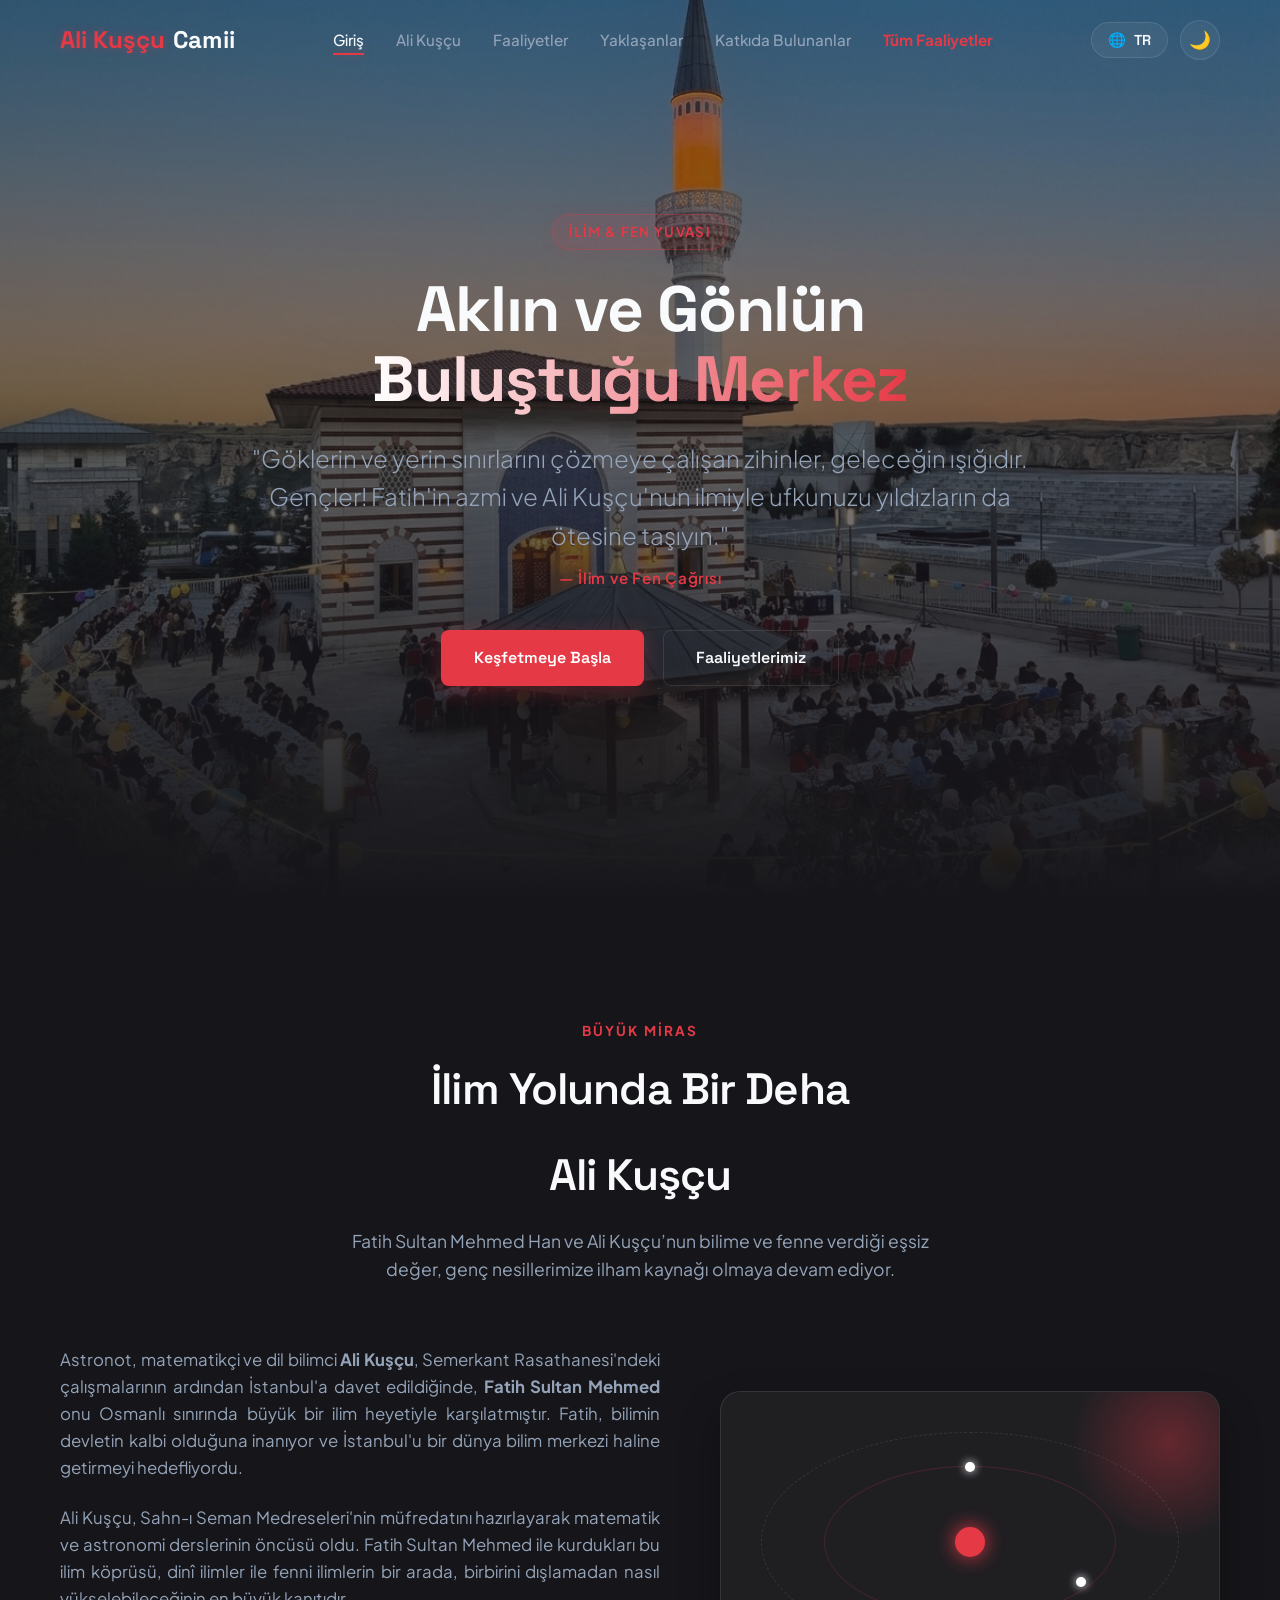
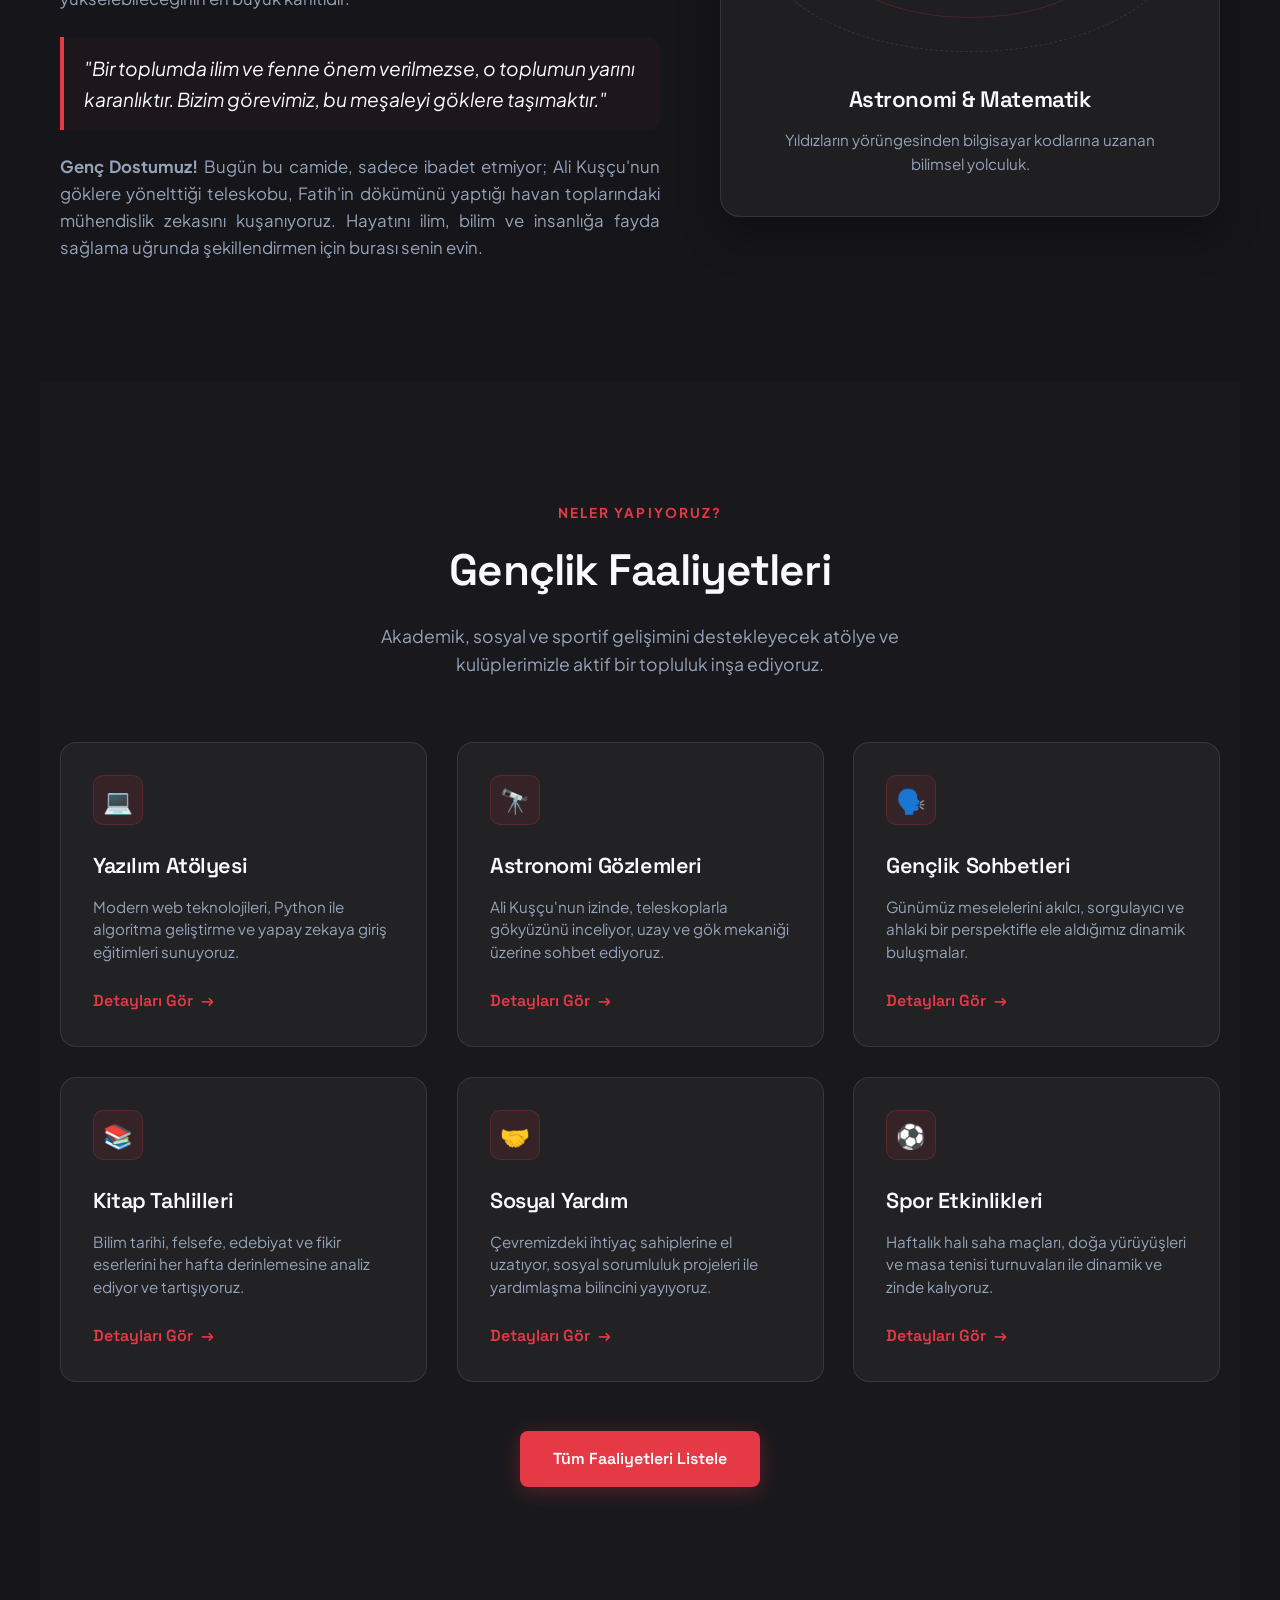
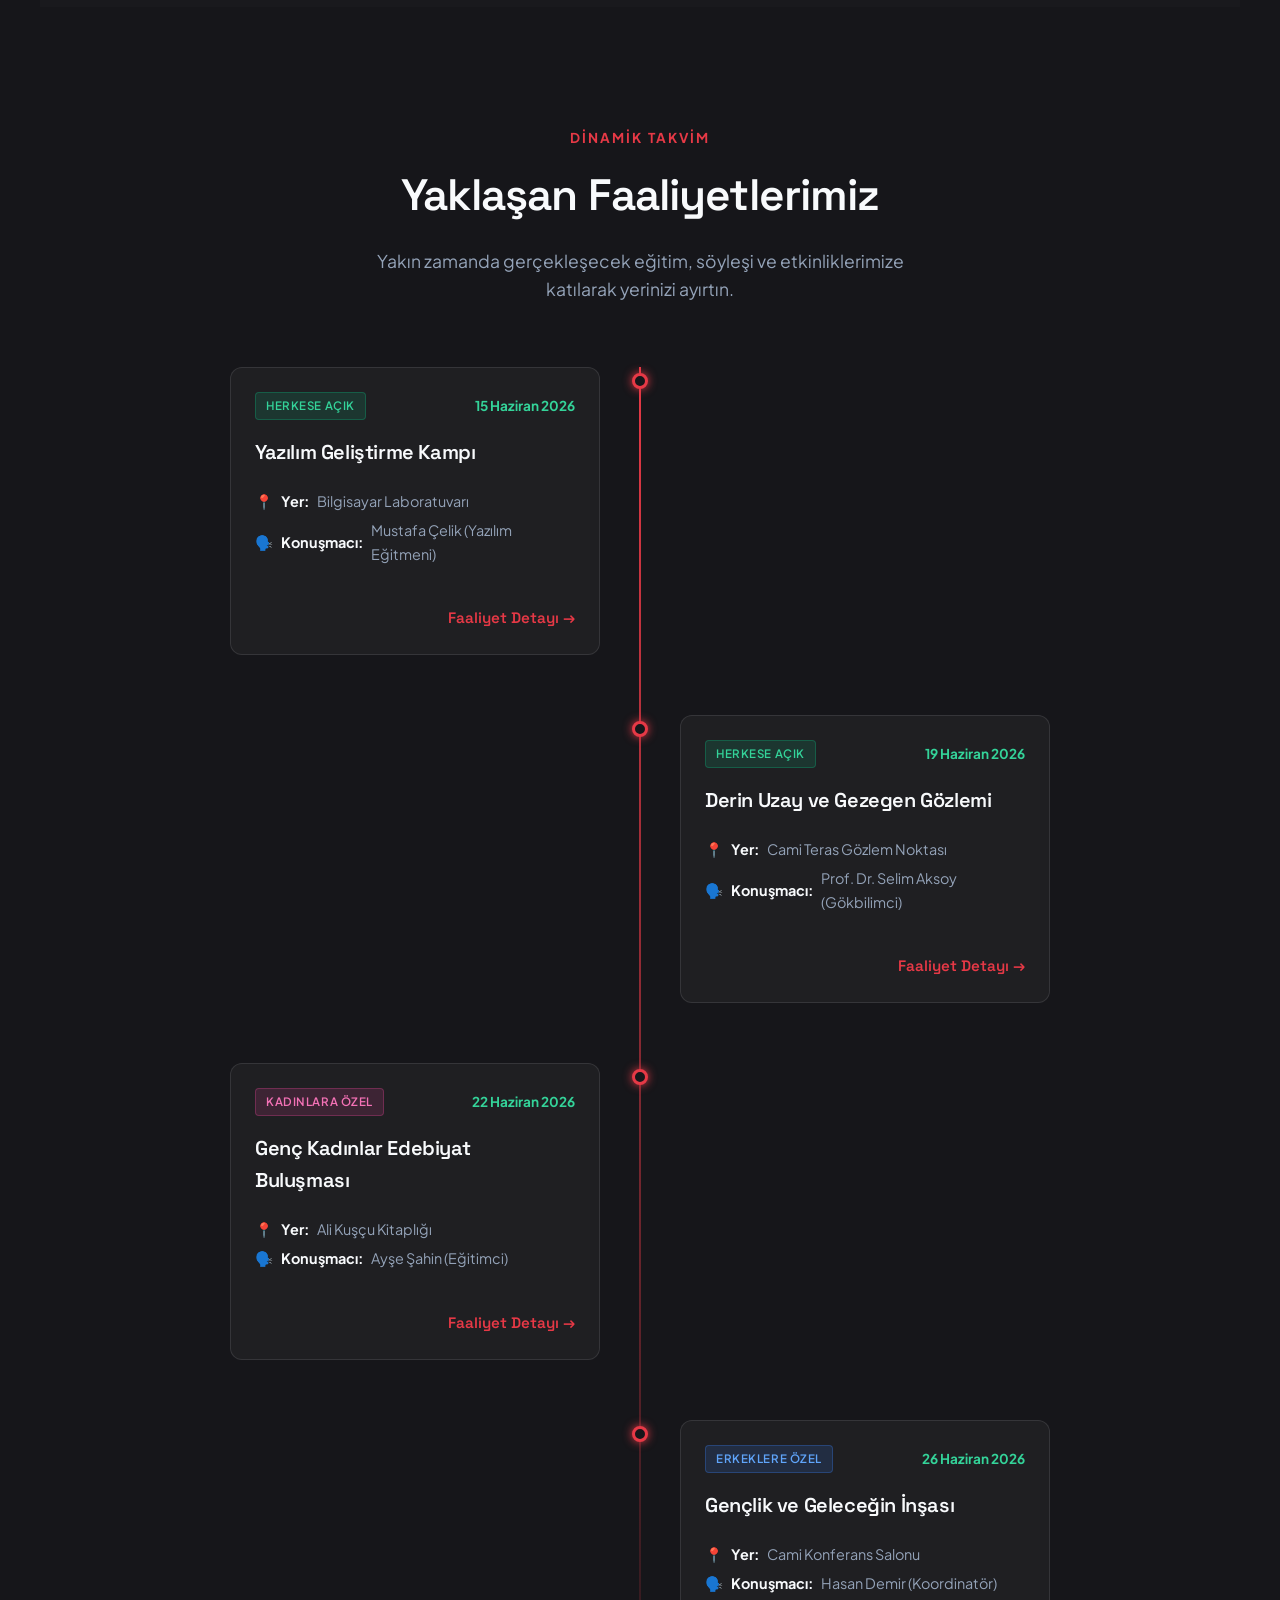
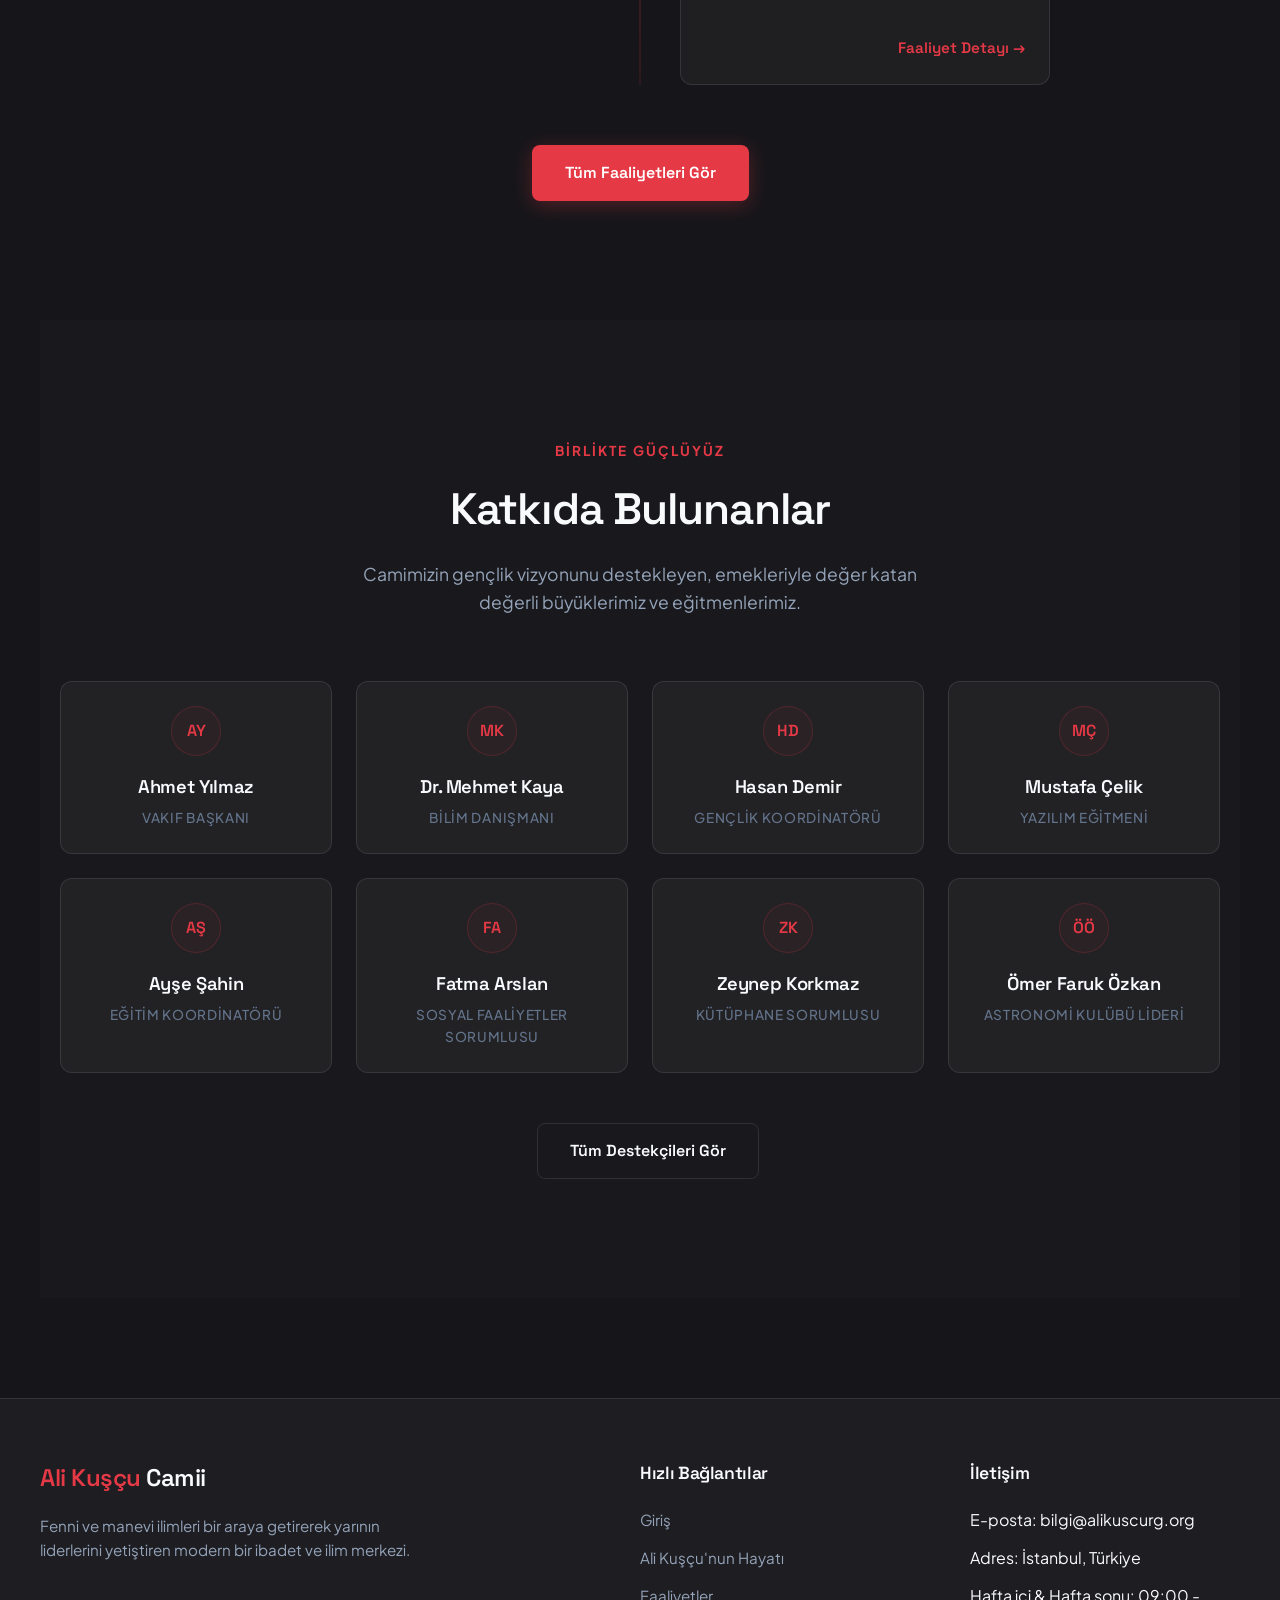
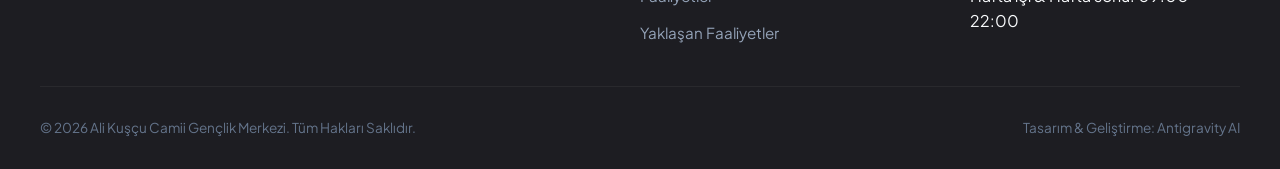
<file: index.html>
<!DOCTYPE html>
<html lang="tr">

<head>
  <meta charset="UTF-8" />
  <meta name="viewport" content="width=device-width, initial-scale=1.0" />
  <title>Ali Kuşçu Camii | İlim, Bilim ve Gençlik Merkezi</title>
  <meta name="description"
    content="Ali Kuşçu ve Fatih Sultan Mehmed'in ilim ve fen mirasını geleceğe taşıyoruz. Gençliği bilim, teknoloji ve irfanla buluşturan cami." />
  <link rel="stylesheet" href="style.css" />
</head>

<body>

  <!-- Translation Disclaimer Modal -->
  <div id="translate-disclaimer" class="translate-disclaimer">
    <div class="disclaimer-card">
      <div class="disclaimer-icon">⚠️</div>
      <p id="disclaimer-text" class="disclaimer-text"></p>
      <button class="disclaimer-btn" id="disclaimer-close-btn">OK</button>
    </div>
  </div>

  <!-- Header Section -->
  <header class="main-header" id="main-header">
    <div class="nav-container">
      <a href="#hero" class="logo notranslate" id="nav-logo">
        <span>Ali Kuşçu</span> Camii
      </a>
      <ul class="nav-links" id="nav-links">
        <li><a href="#hero" class="active" id="link-hero">Giriş</a></li>
        <li><a href="#life" id="link-life">Ali Kuşçu</a></li>
        <li><a href="#activities" id="link-activities">Faaliyetler</a></li>
        <li><a href="#upcoming" id="link-upcoming">Yaklaşanlar</a></li>
        <li><a href="#contributors" id="link-contributors">Katkıda Bulunanlar</a></li>
        <li><a href="faaliyetler.html" id="link-all-activities" style="color: var(--primary); font-weight: 700;">Tüm
            Faaliyetler</a></li>
      </ul>
      <div style="display: flex; align-items: center; gap: 12px;">
        <div class="lang-selector notranslate">
          <button class="lang-btn" id="lang-btn">🌐 <span id="lang-text">TR</span></button>
          <div class="lang-dropdown" id="lang-dropdown">
            <a href="#" data-lang="tr">TR</a>
            <a href="#" data-lang="en">EN</a>
            <a href="#" data-lang="es">ES</a>
            <a href="#" data-lang="ar">AR</a>
          </div>
        </div>
        <button id="theme-toggle" class="theme-toggle-btn" aria-label="Tema Değiştir">🌙</button>
        <button class="menu-toggle" id="menu-toggle" aria-label="Menüyü Aç">
          <span></span>
          <span></span>
          <span></span>
        </button>
      </div>
    </div>
  </header>

  <!-- Hero Section -->
  <section class="hero" id="hero">
    <div class="hero-overlay"></div>
    <div class="hero-content">
      <span class="hero-badge" data-animate>İlim & Fen Yuvası</span>
      <h1 data-animate>Aklın ve Gönlün<br><span>Buluştuğu Merkez</span></h1>
      <blockquote class="hero-quote" data-animate>
        "Göklerin ve yerin sınırlarını çözmeye çalışan zihinler, geleceğin ışığıdır. Gençler! Fatih'in azmi ve Ali
        Kuşçu'nun ilmiyle ufkunuzu yıldızların da ötesine taşıyın."
        <cite>— İlim ve Fen Çağrısı</cite>
      </blockquote>
      <div class="hero-actions" data-animate>
        <a href="#life" class="btn btn-primary" id="btn-discover">Keşfetmeye Başla</a>
        <a href="#activities" class="btn btn-secondary" id="btn-our-activities">Faaliyetlerimiz</a>
      </div>
    </div>
  </section>

  <!-- Ali Kuşçu & Fatih Section -->
  <section class="section" id="life">
    <div class="section-header">
      <span class="section-tag" data-animate>Büyük Miras</span>
      <h2 class="section-title" data-animate>İlim Yolunda Bir Deha</h2>
      <h2 class="section-title" data-animate>Ali Kuşçu</h2>
      <p class="section-desc" data-animate>Fatih Sultan Mehmed Han ve Ali Kuşçu’nun bilime ve fenne verdiği eşsiz değer,
        genç nesillerimize ilham kaynağı olmaya devam ediyor.</p>
    </div>

    <div class="history-layout">
      <div class="history-text" data-animate>
        <p>
          Astronot, matematikçi ve dil bilimci <strong>Ali Kuşçu</strong>, Semerkant Rasathanesi'ndeki çalışmalarının
          ardından İstanbul'a davet edildiğinde, <strong>Fatih Sultan Mehmed</strong> onu Osmanlı sınırında büyük bir
          ilim heyetiyle karşılatmıştır. Fatih, bilimin devletin kalbi olduğuna inanıyor ve İstanbul'u bir dünya bilim
          merkezi haline getirmeyi hedefliyordu.
        </p>
        <p>
          Ali Kuşçu, Sahn-ı Seman Medreseleri'nin müfredatını hazırlayarak matematik ve astronomi derslerinin öncüsü
          oldu. Fatih Sultan Mehmed ile kurdukları bu ilim köprüsü, dinî ilimler ile fenni ilimlerin bir arada,
          birbirini dışlamadan nasıl yükselebileceğinin en büyük kanıtıdır.
        </p>
        <div class="history-highlight">
          "Bir toplumda ilim ve fenne önem verilmezse, o toplumun yarını karanlıktır. Bizim görevimiz, bu meşaleyi
          göklere taşımaktır."
        </div>
        <p>
          <strong>Genç Dostumuz!</strong> Bugün bu camide, sadece ibadet etmiyor; Ali Kuşçu'nun göklere yönelttiği
          teleskobu, Fatih'in dökümünü yaptığı havan toplarındaki mühendislik zekasını kuşanıyoruz. Hayatını ilim, bilim
          ve insanlığa fayda sağlama uğrunda şekillendirmen için burası senin evin.
        </p>
      </div>

      <div class="history-visual" data-animate>
        <div class="astro-diagram">
          <div class="astro-inner-circle">
            <div class="astro-core"></div>
            <div class="astro-orbit-node node-1"></div>
            <div class="astro-orbit-node node-2"></div>
          </div>
        </div>
        <div class="philosophy-card">
          <h3>Astronomi & Matematik</h3>
          <p>Yıldızların yörüngesinden bilgisayar kodlarına uzanan bilimsel yolculuk.</p>
        </div>
      </div>
    </div>
  </section>

  <!-- Activities Section -->
  <section class="section" id="activities" style="background: rgba(255,255,255,0.01);">
    <div class="section-header">
      <span class="section-tag" data-animate>Neler Yapıyoruz?</span>
      <h2 class="section-title" data-animate>Gençlik Faaliyetleri</h2>
      <p class="section-desc" data-animate>Akademik, sosyal ve sportif gelişimini destekleyecek atölye ve kulüplerimizle
        aktif bir topluluk inşa ediyoruz.</p>
    </div>

    <div class="activities-grid">
      <!-- Activity 1 -->
      <div class="activity-card" data-animate>
        <div class="activity-icon">💻</div>
        <div class="activity-info">
          <h3>Yazılım Atölyesi</h3>
          <p>Modern web teknolojileri, Python ile algoritma geliştirme ve yapay zekaya giriş eğitimleri sunuyoruz.</p>
        </div>
        <a href="faaliyetler/yazilim-atolyesi.html" class="btn-link" id="act-btn-yazilim">Detayları Gör
          <span>&rarr;</span></a>
      </div>

      <!-- Activity 2 -->
      <div class="activity-card" data-animate>
        <div class="activity-icon">🔭</div>
        <div class="activity-info">
          <h3>Astronomi Gözlemleri</h3>
          <p>Ali Kuşçu'nun izinde, teleskoplarla gökyüzünü inceliyor, uzay ve gök mekaniği üzerine sohbet ediyoruz.</p>
        </div>
        <a href="faaliyetler/astronomi-gozlemleri.html" class="btn-link" id="act-btn-astronomi">Detayları Gör
          <span>&rarr;</span></a>
      </div>

      <!-- Activity 3 -->
      <div class="activity-card" data-animate>
        <div class="activity-icon">🗣️</div>
        <div class="activity-info">
          <h3>Gençlik Sohbetleri</h3>
          <p>Günümüz meselelerini akılcı, sorgulayıcı ve ahlaki bir perspektifle ele aldığımız dinamik buluşmalar.</p>
        </div>
        <a href="faaliyetler/genclik-sohbetleri.html" class="btn-link" id="act-btn-sohbet">Detayları Gör
          <span>&rarr;</span></a>
      </div>

      <!-- Activity 4 -->
      <div class="activity-card" data-animate>
        <div class="activity-icon">📚</div>
        <div class="activity-info">
          <h3>Kitap Tahlilleri</h3>
          <p>Bilim tarihi, felsefe, edebiyat ve fikir eserlerini her hafta derinlemesine analiz ediyor ve tartışıyoruz.
          </p>
        </div>
        <a href="faaliyetler/kitap-tahlilleri.html" class="btn-link" id="act-btn-kitap">Detayları Gör
          <span>&rarr;</span></a>
      </div>

      <!-- Activity 5 -->
      <div class="activity-card" data-animate>
        <div class="activity-icon">🤝</div>
        <div class="activity-info">
          <h3>Sosyal Yardım</h3>
          <p>Çevremizdeki ihtiyaç sahiplerine el uzatıyor, sosyal sorumluluk projeleri ile yardımlaşma bilincini
            yayıyoruz.</p>
        </div>
        <a href="faaliyetler/sosyal-yardim.html" class="btn-link" id="act-btn-yardim">Detayları Gör
          <span>&rarr;</span></a>
      </div>

      <!-- Activity 6 -->
      <div class="activity-card" data-animate>
        <div class="activity-icon">⚽</div>
        <div class="activity-info">
          <h3>Spor Etkinlikleri</h3>
          <p>Haftalık halı saha maçları, doğa yürüyüşleri ve masa tenisi turnuvaları ile dinamik ve zinde kalıyoruz.</p>
        </div>
        <a href="faaliyetler/spor-etkinlikleri.html" class="btn-link" id="act-btn-spor">Detayları Gör
          <span>&rarr;</span></a>
      </div>
    </div>
    <div class="section-actions" data-animate>
      <a href="faaliyetler.html" class="btn btn-primary" id="btn-view-all-activities-bottom">Tüm Faaliyetleri
        Listele</a>
    </div>
  </section>

  <!-- Upcoming Activities Section -->
  <section class="section" id="upcoming">
    <div class="section-header">
      <span class="section-tag" data-animate>Dinamik Takvim</span>
      <h2 class="section-title" data-animate>Yaklaşan Faaliyetlerimiz</h2>
      <p class="section-desc" data-animate>Yakın zamanda gerçekleşecek eğitim, söyleşi ve etkinliklerimize katılarak
        yerinizi ayırtın.</p>
    </div>

    <div class="plans-timeline">
      <!-- Item 1 -->
      <div class="timeline-item" data-animate>
        <div class="timeline-dot"></div>
        <div class="timeline-card">
          <div class="upcoming-header">
            <span class="badge-target badge-general">Herkese Açık</span>
            <span class="timeline-tag">15 Haziran 2026</span>
          </div>
          <h3>Yazılım Geliştirme Kampı</h3>
          <ul class="upcoming-details-list">
            <li>📍 <strong>Yer:</strong> Bilgisayar Laboratuvarı</li>
            <li>🗣️ <strong>Konuşmacı:</strong> Mustafa Çelik (Yazılım Eğitmeni)</li>
          </ul>
          <div class="upcoming-footer">
            <a href="faaliyetler/yazilim-atolyesi.html" class="btn btn-secondary btn-upcoming-detail">Faaliyet
              Detayı</a>
          </div>
        </div>
      </div>

      <!-- Item 2 -->
      <div class="timeline-item" data-animate>
        <div class="timeline-dot"></div>
        <div class="timeline-card">
          <div class="upcoming-header">
            <span class="badge-target badge-general">Herkese Açık</span>
            <span class="timeline-tag">19 Haziran 2026</span>
          </div>
          <h3>Derin Uzay ve Gezegen Gözlemi</h3>
          <ul class="upcoming-details-list">
            <li>📍 <strong>Yer:</strong> Cami Teras Gözlem Noktası</li>
            <li>🗣️ <strong>Konuşmacı:</strong> Prof. Dr. Selim Aksoy (Gökbilimci)</li>
          </ul>
          <div class="upcoming-footer">
            <a href="faaliyetler/astronomi-gozlemleri.html" class="btn btn-secondary btn-upcoming-detail">Faaliyet
              Detayı</a>
          </div>
        </div>
      </div>

      <!-- Item 3 -->
      <div class="timeline-item" data-animate>
        <div class="timeline-dot"></div>
        <div class="timeline-card">
          <div class="upcoming-header">
            <span class="badge-target badge-women">Kadınlara Özel</span>
            <span class="timeline-tag">22 Haziran 2026</span>
          </div>
          <h3>Genç Kadınlar Edebiyat Buluşması</h3>
          <ul class="upcoming-details-list">
            <li>📍 <strong>Yer:</strong> Ali Kuşçu Kitaplığı</li>
            <li>🗣️ <strong>Konuşmacı:</strong> Ayşe Şahin (Eğitimci)</li>
          </ul>
          <div class="upcoming-footer">
            <a href="faaliyetler/kitap-tahlilleri.html" class="btn btn-secondary btn-upcoming-detail">Faaliyet
              Detayı</a>
          </div>
        </div>
      </div>

      <!-- Item 4 -->
      <div class="timeline-item" data-animate>
        <div class="timeline-dot"></div>
        <div class="timeline-card">
          <div class="upcoming-header">
            <span class="badge-target badge-men">Erkeklere Özel</span>
            <span class="timeline-tag">26 Haziran 2026</span>
          </div>
          <h3>Gençlik ve Geleceğin İnşası</h3>
          <ul class="upcoming-details-list">
            <li>📍 <strong>Yer:</strong> Cami Konferans Salonu</li>
            <li>🗣️ <strong>Konuşmacı:</strong> Hasan Demir (Koordinatör)</li>
          </ul>
          <div class="upcoming-footer">
            <a href="faaliyetler/genclik-sohbetleri.html" class="btn btn-secondary btn-upcoming-detail">Faaliyet
              Detayı</a>
          </div>
        </div>
      </div>
    </div>

    <div class="section-actions" data-animate>
      <a href="faaliyetler.html" class="btn btn-primary" id="btn-view-all-upcoming-bottom">Tüm Faaliyetleri Gör</a>
    </div>
  </section>

  <!-- Contributors Section -->
  <section class="section" id="contributors" style="background: rgba(255,255,255,0.01);">
    <div class="section-header">
      <span class="section-tag" data-animate>Birlikte Güçlüyüz</span>
      <h2 class="section-title" data-animate>Katkıda Bulunanlar</h2>
      <p class="section-desc" data-animate>Camimizin gençlik vizyonunu destekleyen, emekleriyle değer katan değerli
        büyüklerimiz ve eğitmenlerimiz.</p>
    </div>

    <div class="team-grid" id="contributors-grid-main" data-json-path="katkida_bulunanlar.json">
      <!-- Loaded dynamically via script.js -->
    </div>

    <div class="section-actions" data-animate>
      <a href="katkida-bulunanlar.html" class="btn btn-secondary" id="btn-view-all-contributors">Tüm Destekçileri
        Gör</a>
    </div>
  </section>

  <!-- Footer Section -->
  <footer class="main-footer">
    <div class="footer-content">
      <div class="footer-brand">
        <h2><span>Ali Kuşçu</span> Camii</h2>
        <p>Fenni ve manevi ilimleri bir araya getirerek yarının liderlerini yetiştiren modern bir ibadet ve ilim
          merkezi.</p>
      </div>
      <div class="footer-links">
        <h4>Hızlı Bağlantılar</h4>
        <ul>
          <li><a href="#hero">Giriş</a></li>
          <li><a href="#life">Ali Kuşçu'nun Hayatı</a></li>
          <li><a href="#activities">Faaliyetler</a></li>
          <li><a href="#upcoming">Yaklaşan Faaliyetler</a></li>
        </ul>
      </div>
      <div class="footer-links">
        <h4>İletişim</h4>
        <ul>
          <li>E-posta: bilgi@alikuscurg.org</li>
          <li>Adres: İstanbul, Türkiye</li>
          <li>Hafta içi & Hafta sonu: 09:00 - 22:00</li>
        </ul>
      </div>
    </div>
    <div class="footer-bottom">
      <p>&copy; 2026 Ali Kuşçu Camii Gençlik Merkezi. Tüm Hakları Saklıdır.</p>
      <p>Tasarım & Geliştirme: Antigravity AI</p>
    </div>
  </footer>

  <div id="google_translate_element" style="display:none;"></div>
  <script type="text/javascript">
    function googleTranslateElementInit() {
      new google.translate.TranslateElement({ pageLanguage: 'tr' }, 'google_translate_element');
    }
  </script>
  <script type="text/javascript"
    src="https://translate.google.com/translate_a/element.js?cb=googleTranslateElementInit"></script>

  <script src="script.js"></script>
</body>

</html>
</file>
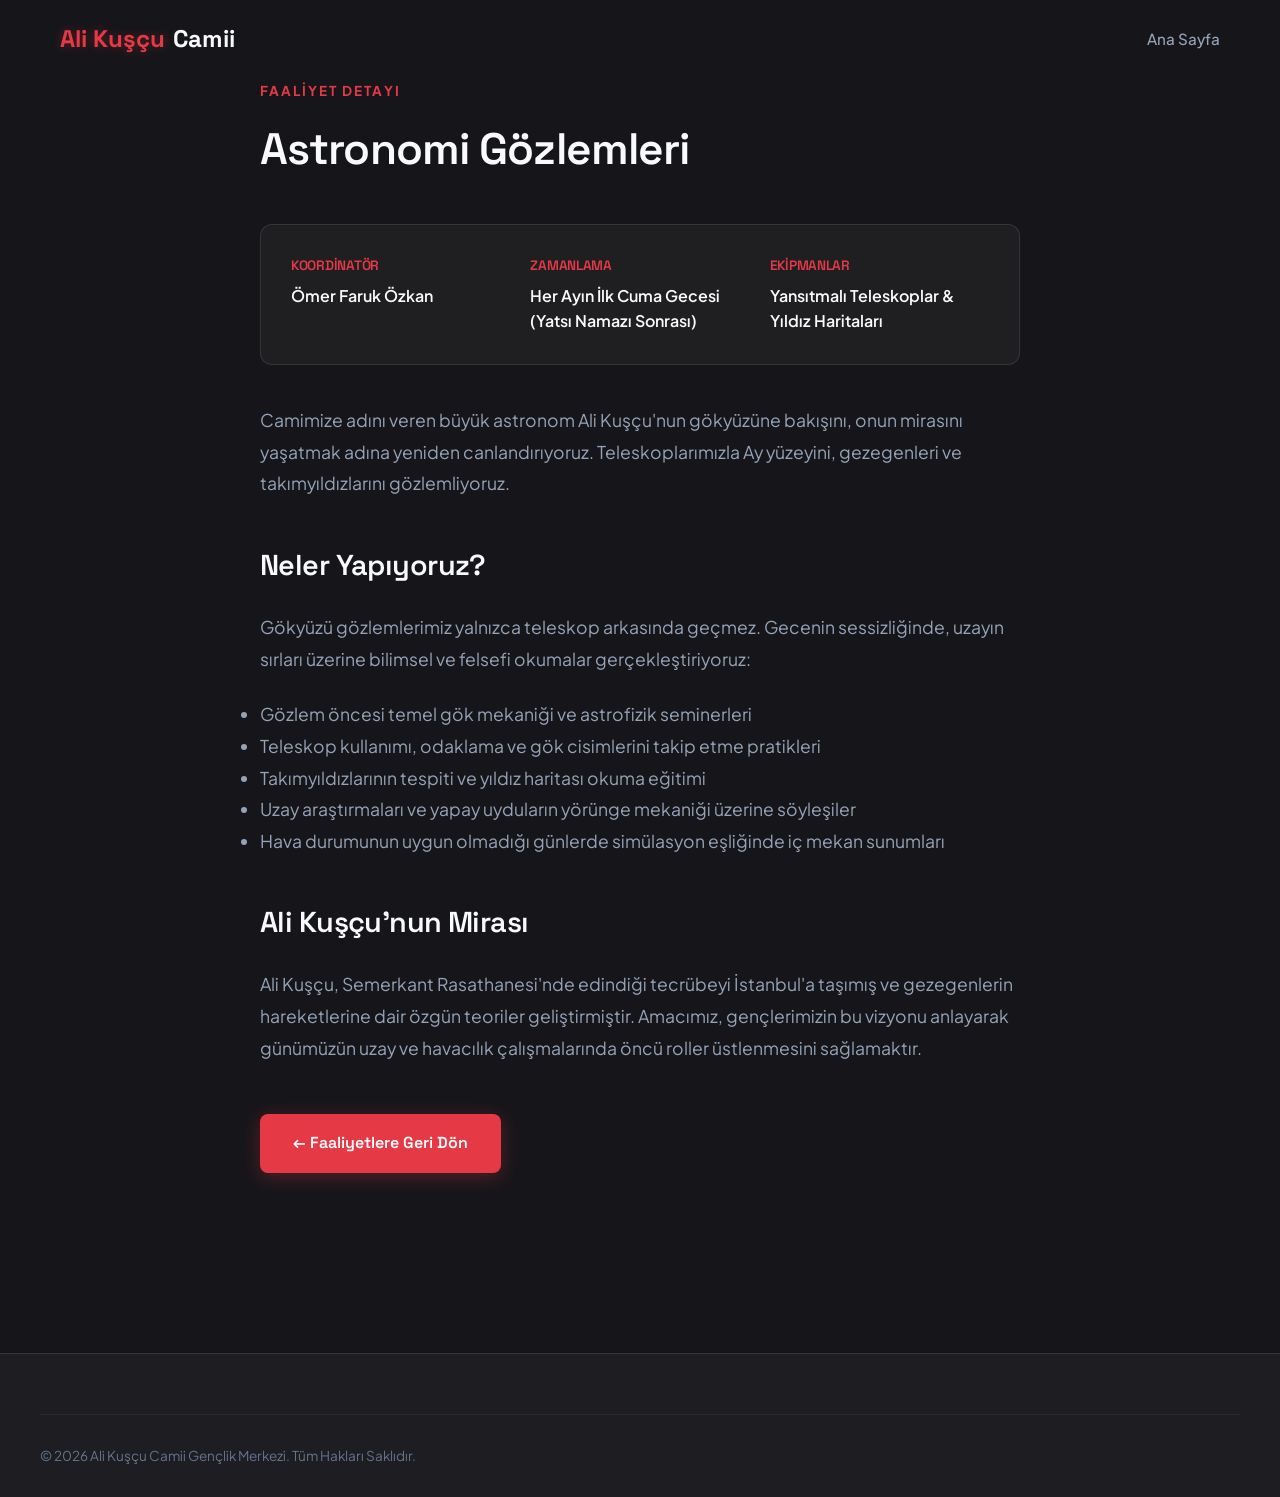
<file: faaliyetler/astronomi-gozlemleri.html>
<!DOCTYPE html>
<html lang="tr">

<head>
  <meta charset="UTF-8" />
  <meta name="viewport" content="width=device-width, initial-scale=1.0" />
  <title>Astronomi Gözlemleri | Ali Kuşçu Camii Gençlik Merkezi</title>
  <link rel="stylesheet" href="../style.css" />
</head>

<body>

  <!-- Header Section -->
  <header class="main-header scrolled" id="main-header">
    <div class="nav-container">
      <a href="../index.html" class="logo notranslate" id="nav-logo">
        <span>Ali Kuşçu</span> Camii
      </a>
      <ul class="nav-links">
        <li><a href="../index.html">Ana Sayfa</a></li>
      </ul>
    </div>
  </header>

  <!-- Detail Content Section -->
  <main class="detail-container">
    <span class="section-tag">Faaliyet Detayı</span>
    <h1 class="section-title">Astronomi Gözlemleri</h1>

    <div class="detail-meta-grid">
      <div class="detail-meta-item">
        <h4>Koordinatör</h4>
        <p>Ömer Faruk Özkan</p>
      </div>
      <div class="detail-meta-item">
        <h4>Zamanlama</h4>
        <p>Her Ayın İlk Cuma Gecesi (Yatsı Namazı Sonrası)</p>
      </div>
      <div class="detail-meta-item">
        <h4>Ekipmanlar</h4>
        <p>Yansıtmalı Teleskoplar & Yıldız Haritaları</p>
      </div>
    </div>

    <div class="detail-content">
      <p>
        Camimize adını veren büyük astronom Ali Kuşçu'nun gökyüzüne bakışını, onun mirasını yaşatmak adına yeniden
        canlandırıyoruz. Teleskoplarımızla Ay yüzeyini, gezegenleri ve takımyıldızlarını gözlemliyoruz.
      </p>

      <h2>Neler Yapıyoruz?</h2>
      <p>
        Gökyüzü gözlemlerimiz yalnızca teleskop arkasında geçmez. Gecenin sessizliğinde, uzayın sırları üzerine bilimsel
        ve felsefi okumalar gerçekleştiriyoruz:
      </p>
      <ul>
        <li>Gözlem öncesi temel gök mekaniği ve astrofizik seminerleri</li>
        <li>Teleskop kullanımı, odaklama ve gök cisimlerini takip etme pratikleri</li>
        <li>Takımyıldızlarının tespiti ve yıldız haritası okuma eğitimi</li>
        <li>Uzay araştırmaları ve yapay uyduların yörünge mekaniği üzerine söyleşiler</li>
        <li>Hava durumunun uygun olmadığı günlerde simülasyon eşliğinde iç mekan sunumları</li>
      </ul>

      <h2>Ali Kuşçu'nun Mirası</h2>
      <p>
        Ali Kuşçu, Semerkant Rasathanesi'nde edindiği tecrübeyi İstanbul'a taşımış ve gezegenlerin hareketlerine dair
        özgün teoriler geliştirmiştir. Amacımız, gençlerimizin bu vizyonu anlayarak günümüzün uzay ve havacılık
        çalışmalarında öncü roller üstlenmesini sağlamaktır.
      </p>

      <div style="margin-top: 50px;">
        <a href="../index.html#activities" class="btn btn-primary">&larr; Faaliyetlere Geri Dön</a>
      </div>
    </div>
  </main>

  <!-- Footer Section -->
  <footer class="main-footer">
    <div class="footer-bottom">
      <p>&copy; 2026 Ali Kuşçu Camii Gençlik Merkezi. Tüm Hakları Saklıdır.</p>
    </div>
  </footer>

  <script src="../script.js"></script>
</body>

</html>
</file>
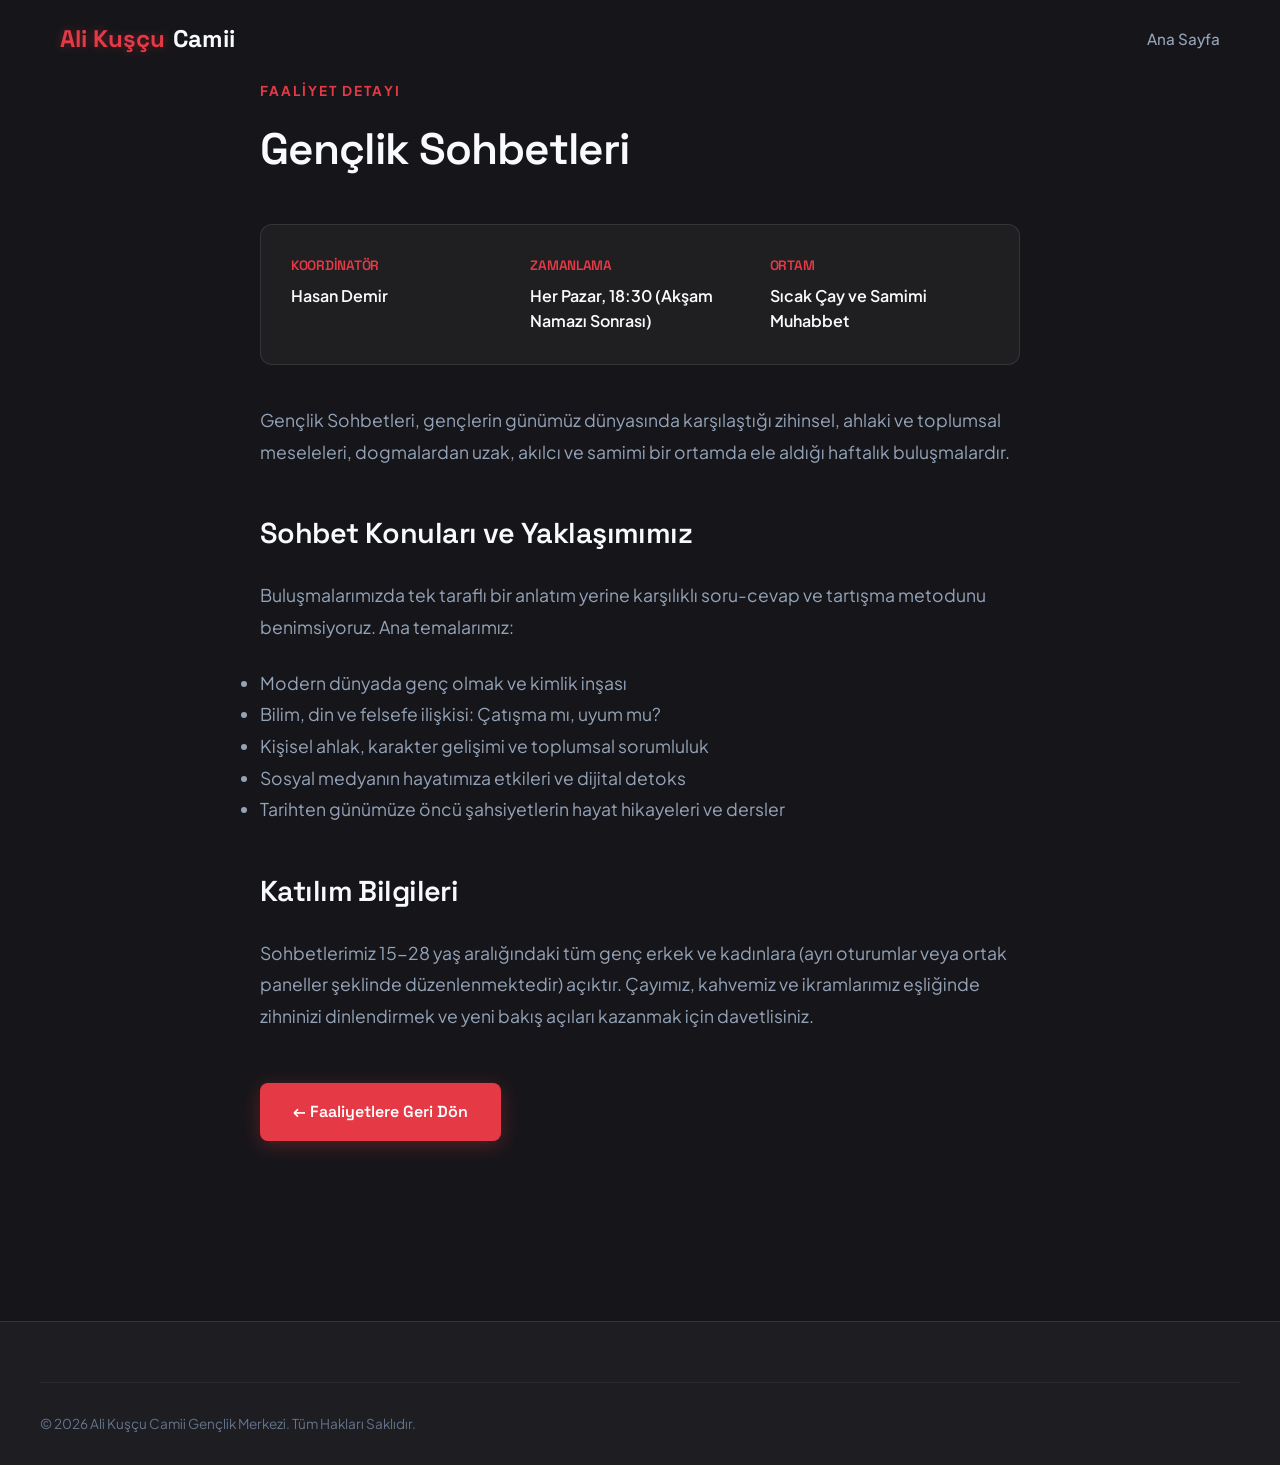
<file: faaliyetler/genclik-sohbetleri.html>
<!DOCTYPE html>
<html lang="tr">

<head>
  <meta charset="UTF-8" />
  <meta name="viewport" content="width=device-width, initial-scale=1.0" />
  <title>Gençlik Sohbetleri | Ali Kuşçu Camii Gençlik Merkezi</title>
  <link rel="stylesheet" href="../style.css" />
</head>

<body>

  <!-- Header Section -->
  <header class="main-header scrolled" id="main-header">
    <div class="nav-container">
      <a href="../index.html" class="logo notranslate" id="nav-logo">
        <span>Ali Kuşçu</span> Camii
      </a>
      <ul class="nav-links">
        <li><a href="../index.html">Ana Sayfa</a></li>
      </ul>
    </div>
  </header>

  <!-- Detail Content Section -->
  <main class="detail-container">
    <span class="section-tag">Faaliyet Detayı</span>
    <h1 class="section-title">Gençlik Sohbetleri</h1>

    <div class="detail-meta-grid">
      <div class="detail-meta-item">
        <h4>Koordinatör</h4>
        <p>Hasan Demir</p>
      </div>
      <div class="detail-meta-item">
        <h4>Zamanlama</h4>
        <p>Her Pazar, 18:30 (Akşam Namazı Sonrası)</p>
      </div>
      <div class="detail-meta-item">
        <h4>Ortam</h4>
        <p>Sıcak Çay ve Samimi Muhabbet</p>
      </div>
    </div>

    <div class="detail-content">
      <p>
        Gençlik Sohbetleri, gençlerin günümüz dünyasında karşılaştığı zihinsel, ahlaki ve toplumsal meseleleri,
        dogmalardan uzak, akılcı ve samimi bir ortamda ele aldığı haftalık buluşmalardır.
      </p>

      <h2>Sohbet Konuları ve Yaklaşımımız</h2>
      <p>
        Buluşmalarımızda tek taraflı bir anlatım yerine karşılıklı soru-cevap ve tartışma metodunu benimsiyoruz. Ana
        temalarımız:
      </p>
      <ul>
        <li>Modern dünyada genç olmak ve kimlik inşası</li>
        <li>Bilim, din ve felsefe ilişkisi: Çatışma mı, uyum mu?</li>
        <li>Kişisel ahlak, karakter gelişimi ve toplumsal sorumluluk</li>
        <li>Sosyal medyanın hayatımıza etkileri ve dijital detoks</li>
        <li>Tarihten günümüze öncü şahsiyetlerin hayat hikayeleri ve dersler</li>
      </ul>

      <h2>Katılım Bilgileri</h2>
      <p>
        Sohbetlerimiz 15-28 yaş aralığındaki tüm genç erkek ve kadınlara (ayrı oturumlar veya ortak paneller şeklinde
        düzenlenmektedir) açıktır. Çayımız, kahvemiz ve ikramlarımız eşliğinde zihninizi dinlendirmek ve yeni bakış
        açıları kazanmak için davetlisiniz.
      </p>

      <div style="margin-top: 50px;">
        <a href="../index.html#activities" class="btn btn-primary">&larr; Faaliyetlere Geri Dön</a>
      </div>
    </div>
  </main>

  <!-- Footer Section -->
  <footer class="main-footer">
    <div class="footer-bottom">
      <p>&copy; 2026 Ali Kuşçu Camii Gençlik Merkezi. Tüm Hakları Saklıdır.</p>
    </div>
  </footer>

  <script src="../script.js"></script>
</body>

</html>
</file>
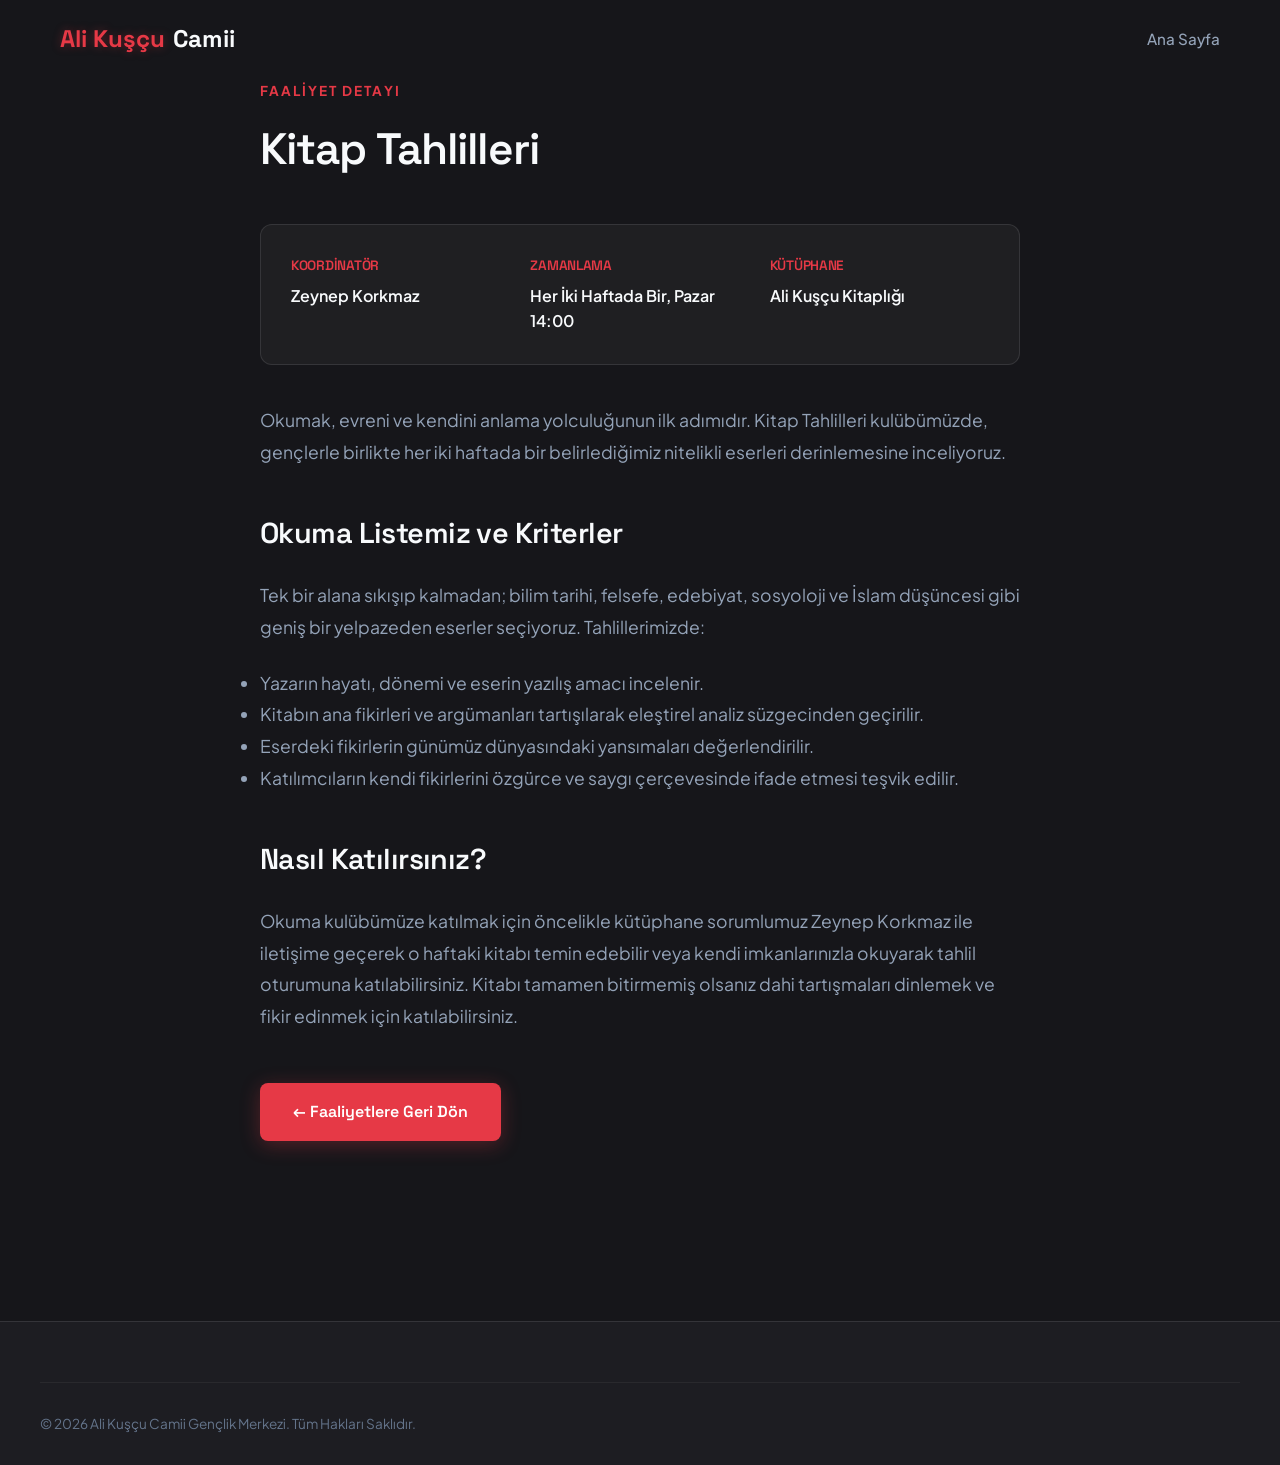
<file: faaliyetler/kitap-tahlilleri.html>
<!DOCTYPE html>
<html lang="tr">

<head>
  <meta charset="UTF-8" />
  <meta name="viewport" content="width=device-width, initial-scale=1.0" />
  <title>Kitap Tahlilleri | Ali Kuşçu Camii Gençlik Merkezi</title>
  <link rel="stylesheet" href="../style.css" />
</head>

<body>

  <!-- Header Section -->
  <header class="main-header scrolled" id="main-header">
    <div class="nav-container">
      <a href="../index.html" class="logo notranslate" id="nav-logo">
        <span>Ali Kuşçu</span> Camii
      </a>
      <ul class="nav-links">
        <li><a href="../index.html">Ana Sayfa</a></li>
      </ul>
    </div>
  </header>

  <!-- Detail Content Section -->
  <main class="detail-container">
    <span class="section-tag">Faaliyet Detayı</span>
    <h1 class="section-title">Kitap Tahlilleri</h1>

    <div class="detail-meta-grid">
      <div class="detail-meta-item">
        <h4>Koordinatör</h4>
        <p>Zeynep Korkmaz</p>
      </div>
      <div class="detail-meta-item">
        <h4>Zamanlama</h4>
        <p>Her İki Haftada Bir, Pazar 14:00</p>
      </div>
      <div class="detail-meta-item">
        <h4>Kütüphane</h4>
        <p>Ali Kuşçu Kitaplığı</p>
      </div>
    </div>

    <div class="detail-content">
      <p>
        Okumak, evreni ve kendini anlama yolculuğunun ilk adımıdır. Kitap Tahlilleri kulübümüzde, gençlerle birlikte her
        iki haftada bir belirlediğimiz nitelikli eserleri derinlemesine inceliyoruz.
      </p>

      <h2>Okuma Listemiz ve Kriterler</h2>
      <p>
        Tek bir alana sıkışıp kalmadan; bilim tarihi, felsefe, edebiyat, sosyoloji ve İslam düşüncesi gibi geniş bir
        yelpazeden eserler seçiyoruz. Tahlillerimizde:
      </p>
      <ul>
        <li>Yazarın hayatı, dönemi ve eserin yazılış amacı incelenir.</li>
        <li>Kitabın ana fikirleri ve argümanları tartışılarak eleştirel analiz süzgecinden geçirilir.</li>
        <li>Eserdeki fikirlerin günümüz dünyasındaki yansımaları değerlendirilir.</li>
        <li>Katılımcıların kendi fikirlerini özgürce ve saygı çerçevesinde ifade etmesi teşvik edilir.</li>
      </ul>

      <h2>Nasıl Katılırsınız?</h2>
      <p>
        Okuma kulübümüze katılmak için öncelikle kütüphane sorumlumuz Zeynep Korkmaz ile iletişime geçerek o haftaki
        kitabı temin edebilir veya kendi imkanlarınızla okuyarak tahlil oturumuna katılabilirsiniz. Kitabı tamamen
        bitirmemiş olsanız dahi tartışmaları dinlemek ve fikir edinmek için katılabilirsiniz.
      </p>

      <div style="margin-top: 50px;">
        <a href="../index.html#activities" class="btn btn-primary">&larr; Faaliyetlere Geri Dön</a>
      </div>
    </div>
  </main>

  <!-- Footer Section -->
  <footer class="main-footer">
    <div class="footer-bottom">
      <p>&copy; 2026 Ali Kuşçu Camii Gençlik Merkezi. Tüm Hakları Saklıdır.</p>
    </div>
  </footer>

  <script src="../script.js"></script>
</body>

</html>
</file>
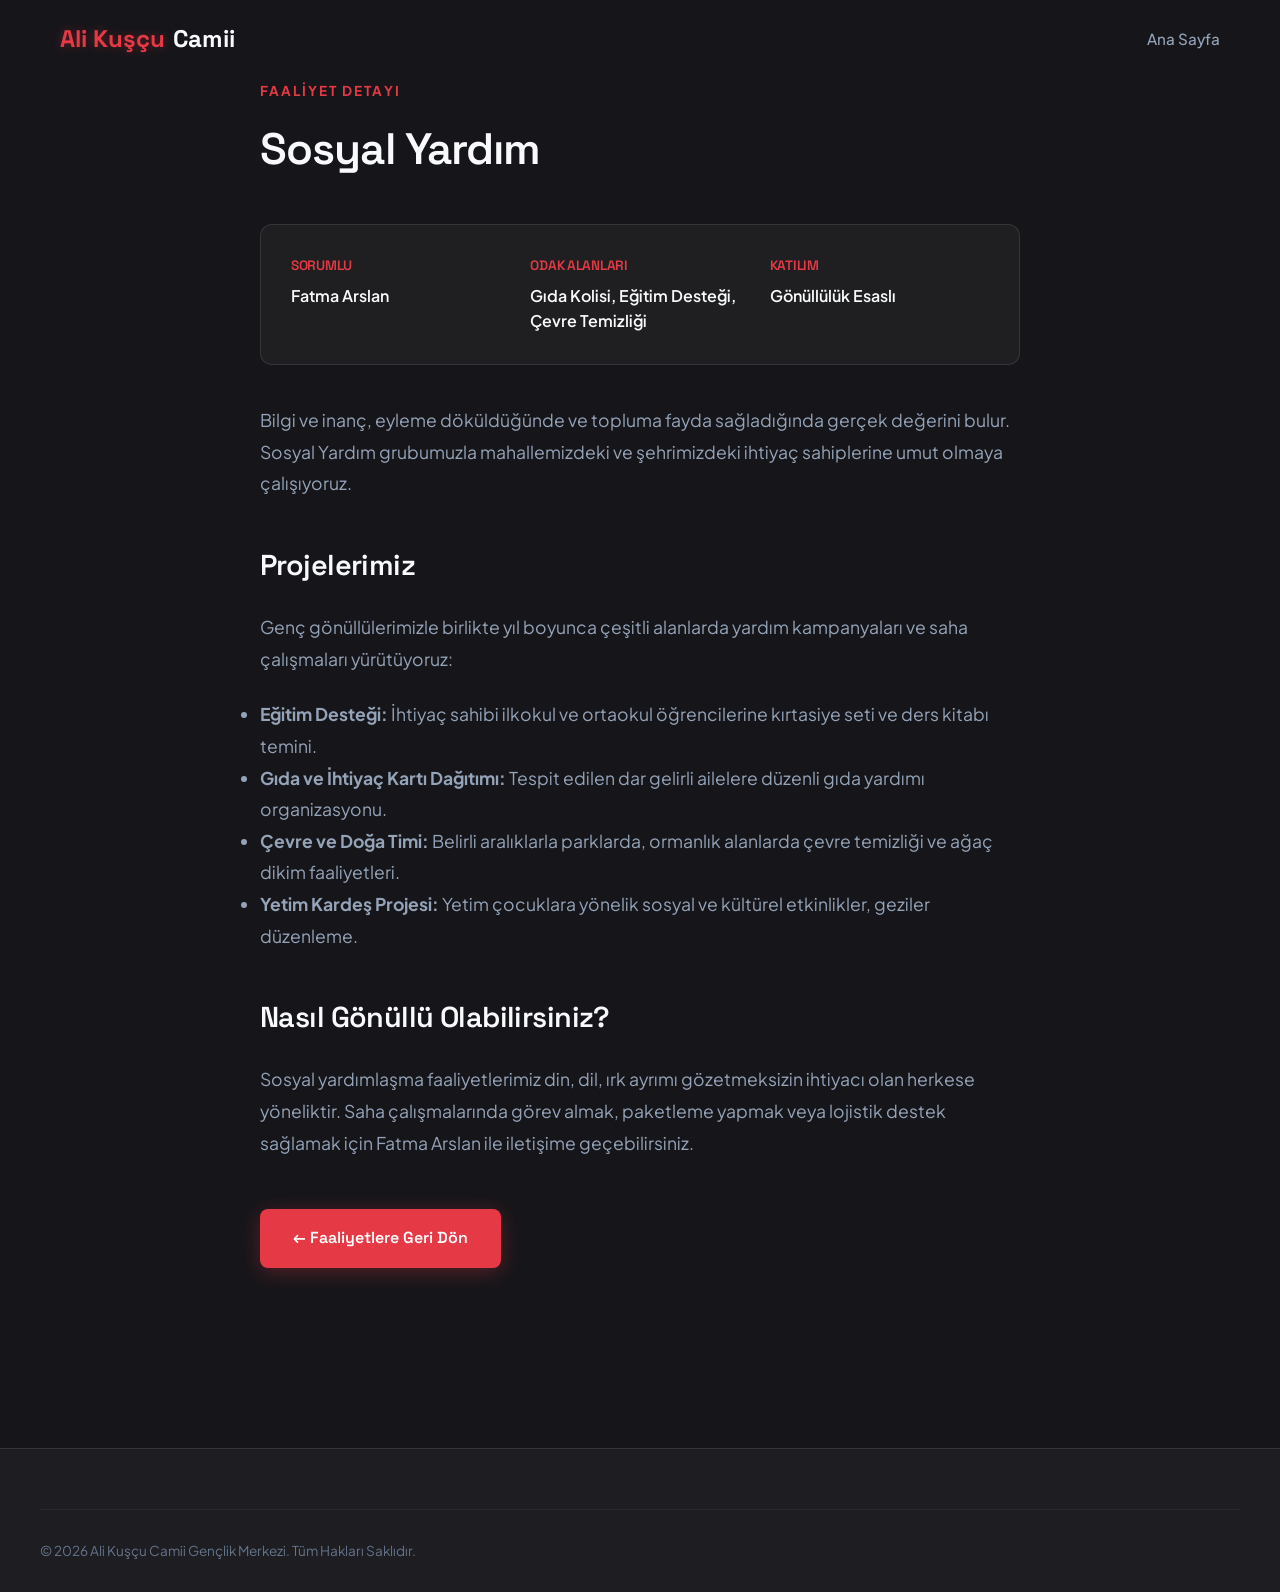
<file: faaliyetler/sosyal-yardim.html>
<!DOCTYPE html>
<html lang="tr">

<head>
  <meta charset="UTF-8" />
  <meta name="viewport" content="width=device-width, initial-scale=1.0" />
  <title>Sosyal Yardım Projeleri | Ali Kuşçu Camii Gençlik Merkezi</title>
  <link rel="stylesheet" href="../style.css" />
</head>

<body>

  <!-- Header Section -->
  <header class="main-header scrolled" id="main-header">
    <div class="nav-container">
      <a href="../index.html" class="logo notranslate" id="nav-logo">
        <span>Ali Kuşçu</span> Camii
      </a>
      <ul class="nav-links">
        <li><a href="../index.html">Ana Sayfa</a></li>
      </ul>
    </div>
  </header>

  <!-- Detail Content Section -->
  <main class="detail-container">
    <span class="section-tag">Faaliyet Detayı</span>
    <h1 class="section-title">Sosyal Yardım</h1>

    <div class="detail-meta-grid">
      <div class="detail-meta-item">
        <h4>Sorumlu</h4>
        <p>Fatma Arslan</p>
      </div>
      <div class="detail-meta-item">
        <h4>Odak Alanları</h4>
        <p>Gıda Kolisi, Eğitim Desteği, Çevre Temizliği</p>
      </div>
      <div class="detail-meta-item">
        <h4>Katılım</h4>
        <p>Gönüllülük Esaslı</p>
      </div>
    </div>

    <div class="detail-content">
      <p>
        Bilgi ve inanç, eyleme döküldüğünde ve topluma fayda sağladığında gerçek değerini bulur. Sosyal Yardım
        grubumuzla mahallemizdeki ve şehrimizdeki ihtiyaç sahiplerine umut olmaya çalışıyoruz.
      </p>

      <h2>Projelerimiz</h2>
      <p>
        Genç gönüllülerimizle birlikte yıl boyunca çeşitli alanlarda yardım kampanyaları ve saha çalışmaları
        yürütüyoruz:
      </p>
      <ul>
        <li><strong>Eğitim Desteği:</strong> İhtiyaç sahibi ilkokul ve ortaokul öğrencilerine kırtasiye seti ve ders
          kitabı temini.</li>
        <li><strong>Gıda ve İhtiyaç Kartı Dağıtımı:</strong> Tespit edilen dar gelirli ailelere düzenli gıda yardımı
          organizasyonu.</li>
        <li><strong>Çevre ve Doğa Timi:</strong> Belirli aralıklarla parklarda, ormanlık alanlarda çevre temizliği ve
          ağaç dikim faaliyetleri.</li>
        <li><strong>Yetim Kardeş Projesi:</strong> Yetim çocuklara yönelik sosyal ve kültürel etkinlikler, geziler
          düzenleme.</li>
      </ul>

      <h2>Nasıl Gönüllü Olabilirsiniz?</h2>
      <p>
        Sosyal yardımlaşma faaliyetlerimiz din, dil, ırk ayrımı gözetmeksizin ihtiyacı olan herkese yöneliktir. Saha
        çalışmalarında görev almak, paketleme yapmak veya lojistik destek sağlamak için Fatma Arslan ile iletişime
        geçebilirsiniz.
      </p>

      <div style="margin-top: 50px;">
        <a href="../index.html#activities" class="btn btn-primary">&larr; Faaliyetlere Geri Dön</a>
      </div>
    </div>
  </main>

  <!-- Footer Section -->
  <footer class="main-footer">
    <div class="footer-bottom">
      <p>&copy; 2026 Ali Kuşçu Camii Gençlik Merkezi. Tüm Hakları Saklıdır.</p>
    </div>
  </footer>

  <script src="../script.js"></script>
</body>

</html>
</file>
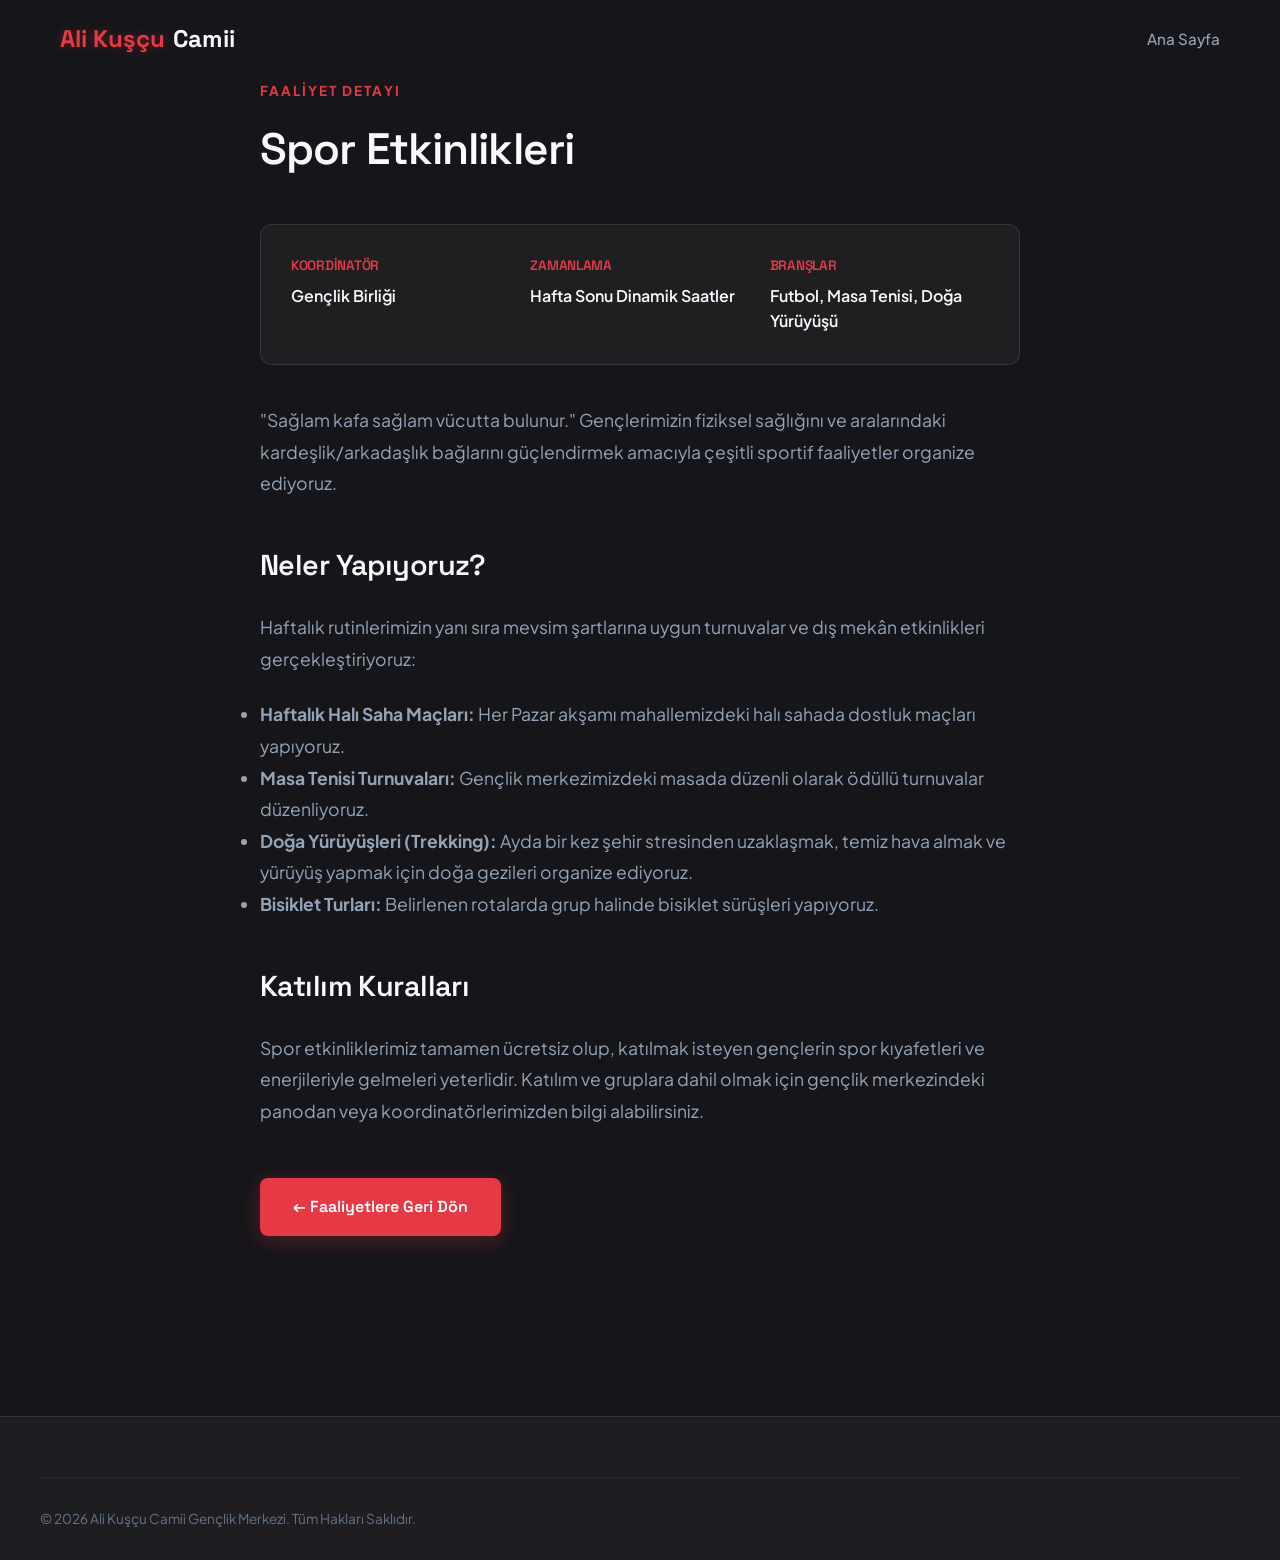
<file: faaliyetler/spor-etkinlikleri.html>
<!DOCTYPE html>
<html lang="tr">

<head>
  <meta charset="UTF-8" />
  <meta name="viewport" content="width=device-width, initial-scale=1.0" />
  <title>Spor Etkinlikleri | Ali Kuşçu Camii Gençlik Merkezi</title>
  <link rel="stylesheet" href="../style.css" />
</head>

<body>

  <!-- Header Section -->
  <header class="main-header scrolled" id="main-header">
    <div class="nav-container">
      <a href="../index.html" class="logo notranslate" id="nav-logo">
        <span>Ali Kuşçu</span> Camii
      </a>
      <ul class="nav-links">
        <li><a href="../index.html">Ana Sayfa</a></li>
      </ul>
    </div>
  </header>

  <!-- Detail Content Section -->
  <main class="detail-container">
    <span class="section-tag">Faaliyet Detayı</span>
    <h1 class="section-title">Spor Etkinlikleri</h1>

    <div class="detail-meta-grid">
      <div class="detail-meta-item">
        <h4>Koordinatör</h4>
        <p>Gençlik Birliği</p>
      </div>
      <div class="detail-meta-item">
        <h4>Zamanlama</h4>
        <p>Hafta Sonu Dinamik Saatler</p>
      </div>
      <div class="detail-meta-item">
        <h4>Branşlar</h4>
        <p>Futbol, Masa Tenisi, Doğa Yürüyüşü</p>
      </div>
    </div>

    <div class="detail-content">
      <p>
        "Sağlam kafa sağlam vücutta bulunur." Gençlerimizin fiziksel sağlığını ve aralarındaki kardeşlik/arkadaşlık
        bağlarını güçlendirmek amacıyla çeşitli sportif faaliyetler organize ediyoruz.
      </p>

      <h2>Neler Yapıyoruz?</h2>
      <p>
        Haftalık rutinlerimizin yanı sıra mevsim şartlarına uygun turnuvalar ve dış mekân etkinlikleri
        gerçekleştiriyoruz:
      </p>
      <ul>
        <li><strong>Haftalık Halı Saha Maçları:</strong> Her Pazar akşamı mahallemizdeki halı sahada dostluk maçları
          yapıyoruz.</li>
        <li><strong>Masa Tenisi Turnuvaları:</strong> Gençlik merkezimizdeki masada düzenli olarak ödüllü turnuvalar
          düzenliyoruz.</li>
        <li><strong>Doğa Yürüyüşleri (Trekking):</strong> Ayda bir kez şehir stresinden uzaklaşmak, temiz hava almak ve
          yürüyüş yapmak için doğa gezileri organize ediyoruz.</li>
        <li><strong>Bisiklet Turları:</strong> Belirlenen rotalarda grup halinde bisiklet sürüşleri yapıyoruz.</li>
      </ul>

      <h2>Katılım Kuralları</h2>
      <p>
        Spor etkinliklerimiz tamamen ücretsiz olup, katılmak isteyen gençlerin spor kıyafetleri ve enerjileriyle
        gelmeleri yeterlidir. Katılım ve gruplara dahil olmak için gençlik merkezindeki panodan veya
        koordinatörlerimizden bilgi alabilirsiniz.
      </p>

      <div style="margin-top: 50px;">
        <a href="../index.html#activities" class="btn btn-primary">&larr; Faaliyetlere Geri Dön</a>
      </div>
    </div>
  </main>

  <!-- Footer Section -->
  <footer class="main-footer">
    <div class="footer-bottom">
      <p>&copy; 2026 Ali Kuşçu Camii Gençlik Merkezi. Tüm Hakları Saklıdır.</p>
    </div>
  </footer>

  <script src="../script.js"></script>
</body>

</html>
</file>
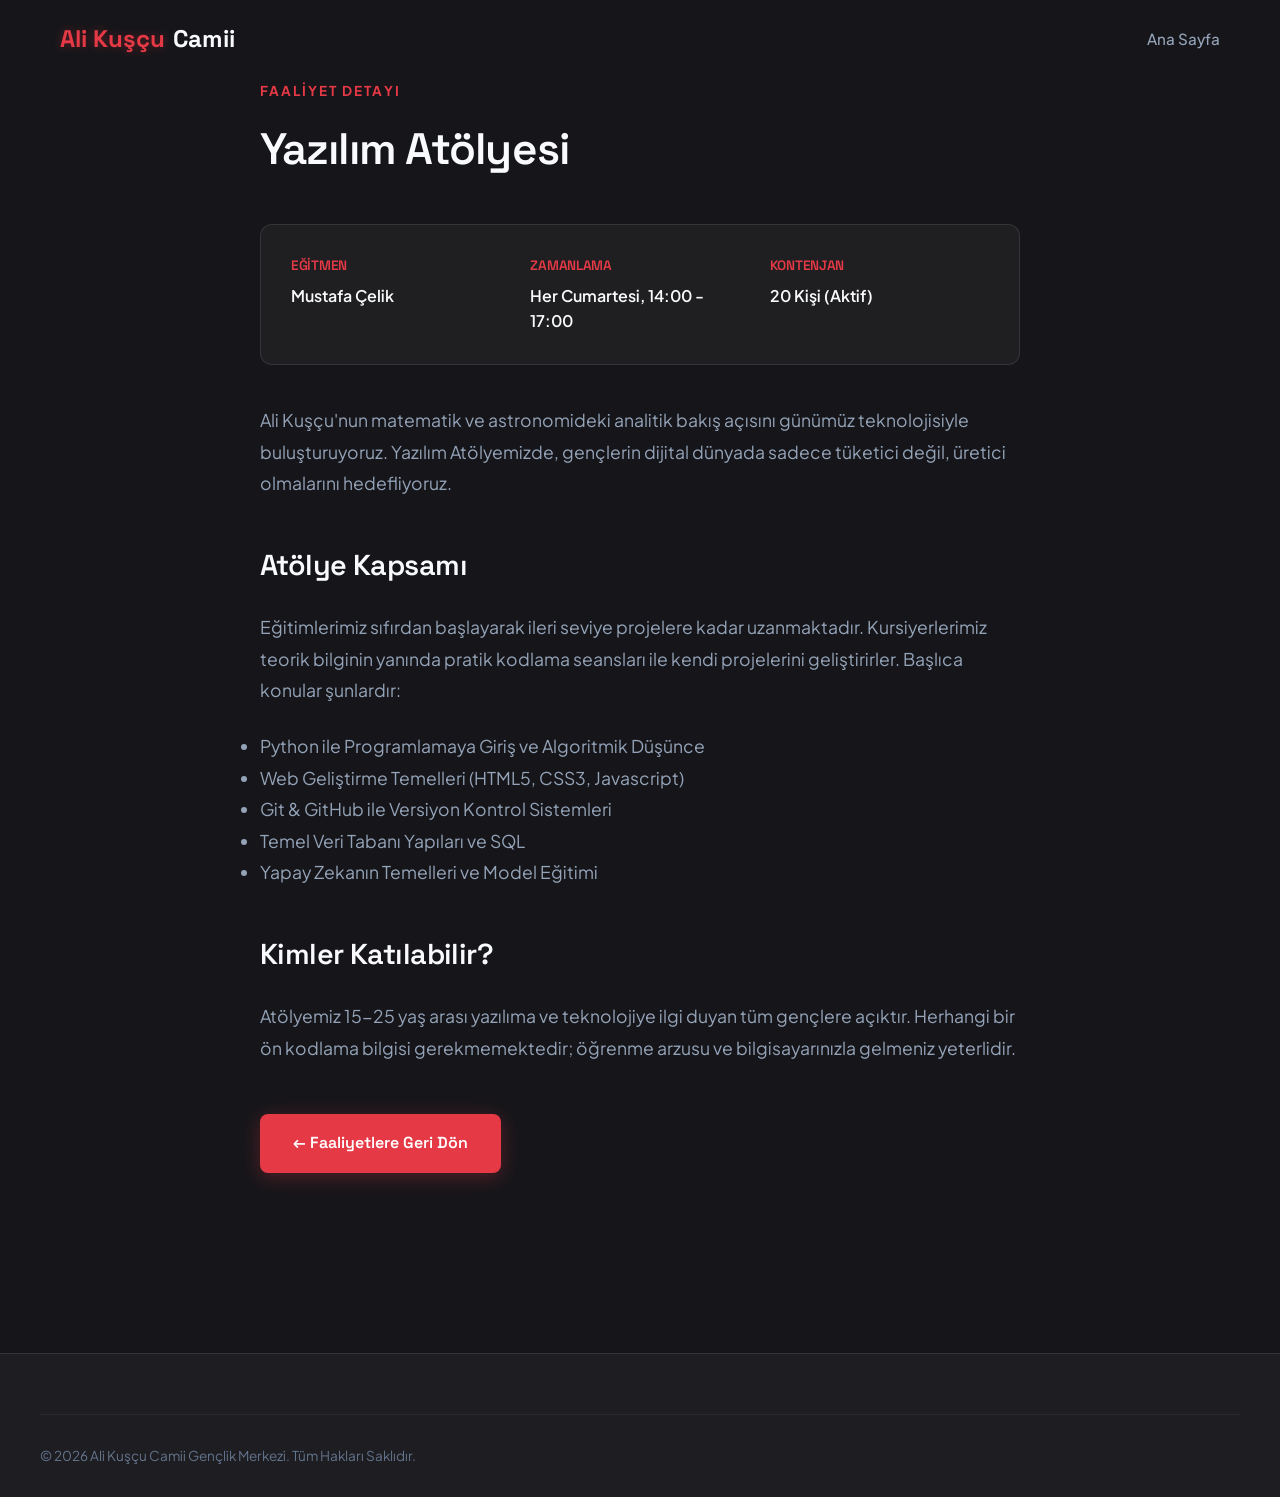
<file: faaliyetler/yazilim-atolyesi.html>
<!DOCTYPE html>
<html lang="tr">

<head>
  <meta charset="UTF-8" />
  <meta name="viewport" content="width=device-width, initial-scale=1.0" />
  <title>Yazılım Atölyesi | Ali Kuşçu Camii Gençlik Merkezi</title>
  <link rel="stylesheet" href="../style.css" />
</head>

<body>

  <!-- Header Section -->
  <header class="main-header scrolled" id="main-header">
    <div class="nav-container">
      <a href="../index.html" class="logo notranslate" id="nav-logo">
        <span>Ali Kuşçu</span> Camii
      </a>
      <ul class="nav-links">
        <li><a href="../index.html">Ana Sayfa</a></li>
      </ul>
    </div>
  </header>

  <!-- Detail Content Section -->
  <main class="detail-container">
    <span class="section-tag">Faaliyet Detayı</span>
    <h1 class="section-title">Yazılım Atölyesi</h1>

    <div class="detail-meta-grid">
      <div class="detail-meta-item">
        <h4>Eğitmen</h4>
        <p>Mustafa Çelik</p>
      </div>
      <div class="detail-meta-item">
        <h4>Zamanlama</h4>
        <p>Her Cumartesi, 14:00 - 17:00</p>
      </div>
      <div class="detail-meta-item">
        <h4>Kontenjan</h4>
        <p>20 Kişi (Aktif)</p>
      </div>
    </div>

    <div class="detail-content">
      <p>
        Ali Kuşçu'nun matematik ve astronomideki analitik bakış açısını günümüz teknolojisiyle buluşturuyoruz. Yazılım
        Atölyemizde, gençlerin dijital dünyada sadece tüketici değil, üretici olmalarını hedefliyoruz.
      </p>

      <h2>Atölye Kapsamı</h2>
      <p>
        Eğitimlerimiz sıfırdan başlayarak ileri seviye projelere kadar uzanmaktadır. Kursiyerlerimiz teorik bilginin
        yanında pratik kodlama seansları ile kendi projelerini geliştirirler. Başlıca konular şunlardır:
      </p>
      <ul>
        <li>Python ile Programlamaya Giriş ve Algoritmik Düşünce</li>
        <li>Web Geliştirme Temelleri (HTML5, CSS3, Javascript)</li>
        <li>Git & GitHub ile Versiyon Kontrol Sistemleri</li>
        <li>Temel Veri Tabanı Yapıları ve SQL</li>
        <li>Yapay Zekanın Temelleri ve Model Eğitimi</li>
      </ul>

      <h2>Kimler Katılabilir?</h2>
      <p>
        Atölyemiz 15-25 yaş arası yazılıma ve teknolojiye ilgi duyan tüm gençlere açıktır. Herhangi bir ön kodlama
        bilgisi gerekmemektedir; öğrenme arzusu ve bilgisayarınızla gelmeniz yeterlidir.
      </p>

      <div style="margin-top: 50px;">
        <a href="../index.html#activities" class="btn btn-primary">&larr; Faaliyetlere Geri Dön</a>
      </div>
    </div>
  </main>

  <!-- Footer Section -->
  <footer class="main-footer">
    <div class="footer-bottom">
      <p>&copy; 2026 Ali Kuşçu Camii Gençlik Merkezi. Tüm Hakları Saklıdır.</p>
    </div>
  </footer>

  <script src="../script.js"></script>
</body>

</html>
</file>
<file: style.css>
@import url('https://fonts.googleapis.com/css2?family=Plus+Jakarta+Sans:wght@300;400;500;600;700&family=Space+Grotesk:wght@400;500;600;700&display=swap');

:root {
  --bg-dark: #16161a;
  --bg-surface: #1e1e24;
  --bg-card: rgba(255, 255, 255, 0.04);
  --bg-card-hover: rgba(255, 255, 255, 0.08);
  --border-color: rgba(255, 255, 255, 0.1);
  --border-active: rgba(230, 57, 70, 0.5);
  --text-primary: #f8fafc;
  --text-secondary: #94a3b8;
  --text-muted: #64748b;
  --bg-header: rgba(22, 22, 26, 0.85);
  --bg-footer: #1d1d22;

  /* Premium Crimson/Red tones */
  --primary: #e63946;
  --primary-rgb: 230, 57, 70;
  --primary-hover: #ff4d5a;
  --primary-glow: rgba(230, 57, 70, 0.35);
  --accent: #ef4444;

  --font-heading: 'Space Grotesk', sans-serif;
  --font-body: 'Plus Jakarta Sans', sans-serif;

  --transition-smooth: all 0.4s cubic-bezier(0.16, 1, 0.3, 1);
}

body.light-theme {
  --bg-dark: #f8f2e5;
  --bg-surface: #f3ede2;
  --bg-card: rgba(0, 0, 0, 0.03);
  --bg-card-hover: rgba(0, 0, 0, 0.06);
  --border-color: rgba(0, 0, 0, 0.08);
  --border-active: rgba(230, 57, 70, 0.4);
  --text-primary: #2c2925;
  --text-secondary: #5a544c;
  --text-muted: #8e8e93;
  --bg-header: rgba(250, 246, 238, 0.85);
  --bg-footer: #ede6d9;
}

/* Reset & Base Styles */
* {
  margin: 0;
  padding: 0;
  box-sizing: border-box;
  scroll-behavior: smooth;
}

body {
  background-color: var(--bg-dark);
  color: var(--text-primary);
  font-family: var(--font-body);
  line-height: 1.6;
  overflow-x: hidden;
}

/* Typography */
h1,
h2,
h3,
h4,
h5,
h6 {
  font-family: var(--font-heading);
  font-weight: 600;
  letter-spacing: -0.02em;
}

/* Scrollbar */
::-webkit-scrollbar {
  width: 8px;
}

::-webkit-scrollbar-track {
  background: var(--bg-dark);
}

::-webkit-scrollbar-thumb {
  background: #27272a;
  border-radius: 4px;
}

::-webkit-scrollbar-thumb:hover {
  background: var(--primary);
}

/* Navigation Bar */
header.main-header {
  position: fixed;
  top: 0;
  left: 0;
  width: 100%;
  z-index: 1000;
  transition: var(--transition-smooth);
  border-bottom: 1px solid transparent;
}

header.main-header.scrolled {
  background: var(--bg-header);
  backdrop-filter: blur(16px);
  -webkit-backdrop-filter: blur(16px);
  border-bottom: 1px solid var(--border-color);
  padding: 12px 0;
}

.nav-container {
  max-width: 1200px;
  margin: 0 auto;
  padding: 20px;
  display: flex;
  justify-content: space-between;
  align-items: center;
  transition: var(--transition-smooth);
}

header.main-header.scrolled .nav-container {
  padding: 10px 20px;
}

.logo {
  font-family: var(--font-heading);
  font-size: 1.5rem;
  font-weight: 700;
  color: var(--text-primary);
  text-decoration: none;
  display: inline-flex;
  align-items: center;
  gap: 8px;
  white-space: nowrap;
  flex-shrink: 0;
}

.logo span {
  color: var(--primary);
  text-shadow: 0 0 10px var(--primary-glow);
}

.nav-links {
  display: flex;
  gap: 32px;
  list-style: none;
}

.nav-links a {
  color: var(--text-secondary);
  text-decoration: none;
  font-weight: 500;
  font-size: 0.95rem;
  transition: var(--transition-smooth);
  position: relative;
  padding: 6px 0;
}

.nav-links a::after {
  content: '';
  position: absolute;
  bottom: 0;
  left: 0;
  width: 0;
  height: 2px;
  background-color: var(--primary);
  box-shadow: 0 0 8px var(--primary-glow);
  transition: var(--transition-smooth);
}

.nav-links a:hover,
.nav-links a.active {
  color: var(--text-primary);
}

.nav-links a:hover::after,
.nav-links a.active::after {
  width: 100%;
}

.nav-actions {
  display: flex;
  align-items: center;
  gap: 12px;
}

.menu-toggle {
  display: none;
  background: none;
  border: none;
  cursor: pointer;
  padding: 4px;
}

.menu-toggle span {
  display: block;
  width: 24px;
  height: 2px;
  background-color: var(--text-primary);
  margin: 5px 0;
  transition: var(--transition-smooth);
}

/* Hero Section */
.hero {
  position: relative;
  height: 100vh;
  min-height: 600px;
  display: flex;
  align-items: center;
  justify-content: center;
  background: url('cami.png') center/cover no-repeat;
  text-align: center;
  padding: 0 20px;
  overflow: hidden;
}

.hero-overlay {
  position: absolute;
  inset: 0;
  background: linear-gradient(180deg, rgba(22, 22, 26, 0.2) 0%, rgba(22, 22, 26, 0.45) 50%, rgba(22, 22, 26, 0.8) 80%, rgba(22, 22, 26, 1) 100%),
    linear-gradient(120deg, rgba(22, 22, 26, 0.3) 0%, rgba(230, 57, 70, 0.08) 100%);
  z-index: 1;
}

.hero-particles {
  position: absolute;
  inset: 0;
  z-index: 2;
  pointer-events: none;
}

.hero-content {
  position: relative;
  z-index: 3;
  max-width: 800px;
}

.hero-badge {
  display: inline-block;
  padding: 6px 16px;
  background: rgba(230, 57, 70, 0.1);
  border: 1px solid rgba(230, 57, 70, 0.3);
  border-radius: 100px;
  color: var(--primary);
  font-size: 0.85rem;
  font-weight: 600;
  letter-spacing: 0.1em;
  text-transform: uppercase;
  margin-bottom: 24px;
  box-shadow: 0 0 15px rgba(230, 57, 70, 0.1);
}

.hero-content h1 {
  font-size: clamp(2.5rem, 5vw, 4.5rem);
  line-height: 1.1;
  margin-bottom: 24px;
  font-weight: 700;
  color: var(--text-primary);
}

.hero-content h1 span {
  background: linear-gradient(to right, #ffffff, var(--primary));
  -webkit-background-clip: text;
  -webkit-text-fill-color: transparent;
}

.hero-quote {
  font-size: clamp(1.1rem, 2vw, 1.5rem);
  color: var(--text-secondary);
  font-weight: 300;
  margin-bottom: 40px;
  line-height: 1.6;
}

.hero-quote cite {
  display: block;
  margin-top: 12px;
  font-size: 0.95rem;
  font-weight: 600;
  font-style: normal;
  color: var(--primary);
  letter-spacing: 0.05em;
}

/* Buttons */
.btn {
  display: inline-flex;
  align-items: center;
  justify-content: center;
  padding: 14px 32px;
  font-family: var(--font-heading);
  font-weight: 600;
  font-size: 1rem;
  text-decoration: none;
  border-radius: 8px;
  transition: var(--transition-smooth);
  cursor: pointer;
}

.btn-primary {
  background-color: var(--primary);
  color: white;
  box-shadow: 0 4px 20px rgba(230, 57, 70, 0.3);
  border: 1px solid transparent;
}

.btn-primary:hover {
  background-color: var(--primary-hover);
  transform: translateY(-2px);
  box-shadow: 0 6px 24px rgba(230, 57, 70, 0.5);
}

.btn-secondary {
  background-color: transparent;
  color: var(--text-primary);
  border: 1px solid var(--border-color);
  margin-left: 16px;
}

.btn-secondary:hover {
  background-color: rgba(255, 255, 255, 0.05);
  border-color: var(--text-secondary);
  transform: translateY(-2px);
}

/* Sections General */
section.section {
  padding: 120px 20px;
  max-width: 1200px;
  margin: 0 auto;
  position: relative;
}

.section-header {
  text-align: center;
  max-width: 600px;
  margin: 0 auto 64px auto;
}

.section-tag {
  color: var(--primary);
  font-size: 0.85rem;
  font-weight: 700;
  letter-spacing: 0.15em;
  text-transform: uppercase;
  display: block;
  margin-bottom: 12px;
}

.section-title {
  font-size: clamp(2rem, 3.5vw, 2.75rem);
  margin-bottom: 16px;
}

.section-desc {
  color: var(--text-secondary);
  font-size: 1.1rem;
}

/* Ali Kuşçu & Fatih Section */
.history-layout {
  display: grid;
  grid-template-columns: 1.2fr 1fr;
  gap: 60px;
  align-items: center;
}

.history-text {
  display: flex;
  flex-direction: column;
  gap: 24px;
}

.history-text p {
  color: var(--text-secondary);
  font-size: 1.05rem;
  text-align: justify;
}

.history-highlight {
  border-left: 4px solid var(--primary);
  padding-left: 20px;
  font-style: italic;
  font-size: 1.2rem;
  color: var(--text-primary);
  background: rgba(230, 57, 70, 0.03);
  padding: 16px 20px;
  border-radius: 0 12px 12px 0;
}

.history-visual {
  position: relative;
  border-radius: 20px;
  border: 1px solid var(--border-color);
  background: var(--bg-card);
  padding: 40px;
  overflow: hidden;
  box-shadow: 0 20px 40px rgba(0, 0, 0, 0.3);
  display: flex;
  flex-direction: column;
  gap: 30px;
  justify-content: center;
}

.history-visual::before {
  content: '';
  position: absolute;
  width: 200px;
  height: 200px;
  background: radial-gradient(circle, var(--primary-glow) 0%, transparent 70%);
  top: -50px;
  right: -50px;
  pointer-events: none;
}

/* Astro/Scientific Art */
.astro-diagram {
  position: relative;
  width: 100%;
  height: 220px;
  border: 1px dashed rgba(255, 255, 255, 0.1);
  border-radius: 50%;
  display: flex;
  align-items: center;
  justify-content: center;
  animation: rotateDiagram 40s linear infinite;
}

.astro-inner-circle {
  width: 70%;
  height: 70%;
  border: 1px solid rgba(230, 57, 70, 0.2);
  border-radius: 50%;
  display: flex;
  align-items: center;
  justify-content: center;
  position: relative;
}

.astro-core {
  width: 30px;
  height: 30px;
  background: var(--primary);
  border-radius: 50%;
  box-shadow: 0 0 20px var(--primary);
  position: relative;
}

.astro-orbit-node {
  position: absolute;
  width: 10px;
  height: 10px;
  background: white;
  border-radius: 50%;
  box-shadow: 0 0 10px white;
}

.node-1 {
  top: 0;
  left: 50%;
  transform: translate(-50%, -50%);
}

.node-2 {
  bottom: 20%;
  right: 10%;
}

.philosophy-card {
  text-align: center;
  z-index: 10;
}

.philosophy-card h3 {
  font-size: 1.4rem;
  margin-bottom: 10px;
  color: var(--text-primary);
}

.philosophy-card p {
  font-size: 0.95rem;
  color: var(--text-secondary);
}

/* Activities Section */
.activities-grid {
  display: grid;
  grid-template-columns: repeat(auto-fit, minmax(320px, 1fr));
  gap: 30px;
}

.activity-card {
  background: var(--bg-card);
  border: 1px solid var(--border-color);
  border-radius: 16px;
  padding: 32px;
  transition: var(--transition-smooth);
  display: flex;
  flex-direction: column;
  justify-content: space-between;
  min-height: 280px;
  position: relative;
  overflow: hidden;
}

.activity-card::before {
  content: '';
  position: absolute;
  top: 0;
  left: 0;
  width: 100%;
  height: 100%;
  background: linear-gradient(135deg, rgba(230, 57, 70, 0.05) 0%, transparent 100%);
  opacity: 0;
  transition: var(--transition-smooth);
}

.activity-card:hover {
  transform: translateY(-8px);
  border-color: var(--border-active);
  box-shadow: 0 12px 30px rgba(0, 0, 0, 0.4), 0 0 20px rgba(230, 57, 70, 0.1);
}

.activity-card:hover::before {
  opacity: 1;
}

.activity-icon {
  width: 50px;
  height: 50px;
  background: rgba(230, 57, 70, 0.1);
  border-radius: 10px;
  display: flex;
  align-items: center;
  justify-content: center;
  margin-bottom: 24px;
  color: var(--primary);
  font-size: 1.5rem;
  border: 1px solid rgba(230, 57, 70, 0.2);
}

.activity-info h3 {
  font-size: 1.35rem;
  margin-bottom: 12px;
  color: var(--text-primary);
}

.activity-info p {
  color: var(--text-secondary);
  font-size: 0.95rem;
  margin-bottom: 24px;
  line-height: 1.5;
}

.activity-card .btn-link {
  display: inline-flex;
  align-items: center;
  gap: 8px;
  color: var(--primary);
  text-decoration: none;
  font-weight: 600;
  font-family: var(--font-heading);
  transition: var(--transition-smooth);
  margin-top: auto;
  align-self: flex-start;
  z-index: 2;
}

.activity-card .btn-link span {
  transition: var(--transition-smooth);
}

.activity-card:hover .btn-link {
  color: var(--primary-hover);
}

.activity-card:hover .btn-link span {
  transform: translateX(4px);
}

/* Future Plans Section */
.plans-timeline {
  position: relative;
  max-width: 900px;
  margin: 0 auto;
}

.plans-timeline::before {
  content: '';
  position: absolute;
  top: 0;
  bottom: 0;
  left: 50%;
  width: 2px;
  background: linear-gradient(180deg, var(--primary) 0%, rgba(230, 57, 70, 0.1) 100%);
  transform: translateX(-50%);
}

.timeline-item {
  position: relative;
  margin-bottom: 60px;
  width: 50%;
  padding: 0 40px;
  text-align: left !important;
}

.timeline-item:nth-child(odd) {
  left: 0;
  text-align: left !important;
}

.timeline-item:nth-child(even) {
  left: 50%;
  text-align: left !important;
}

.timeline-dot {
  position: absolute;
  top: 6px;
  width: 16px;
  height: 16px;
  background-color: var(--bg-dark);
  border: 3px solid var(--primary);
  border-radius: 50%;
  z-index: 10;
  box-shadow: 0 0 10px var(--primary);
}

.timeline-item:nth-child(odd) .timeline-dot {
  right: -8px;
}

.timeline-item:nth-child(even) .timeline-dot {
  left: -8px;
}

.timeline-card {
  background: var(--bg-card);
  border: 1px solid var(--border-color);
  padding: 24px;
  border-radius: 12px;
  transition: var(--transition-smooth);
  text-align: left !important;
  display: flex;
  flex-direction: column;
}

.timeline-card:hover {
  border-color: var(--border-active);
  box-shadow: 0 8px 24px rgba(230, 57, 70, 0.05);
}

.timeline-tag {
  color: #34d399;
  font-weight: 700;
  font-size: 0.85rem;
  margin-bottom: 0;
  display: inline-block;
}

.timeline-card h3 {
  font-size: 1.25rem;
  margin-bottom: 10px;
  padding-right: 10px;
}

.timeline-card p {
  color: var(--text-secondary);
  font-size: 0.95rem;
}

/* Contributors Section */
.team-grid {
  display: grid;
  grid-template-columns: repeat(auto-fit, minmax(260px, 1fr));
  gap: 24px;
}

.team-card {
  background: var(--bg-card);
  border: 1px solid var(--border-color);
  padding: 24px;
  border-radius: 12px;
  text-align: center;
  transition: var(--transition-smooth);
}

.team-card:hover {
  border-color: var(--border-active);
  transform: translateY(-4px);
  box-shadow: 0 10px 25px rgba(0, 0, 0, 0.3);
}

.team-avatar-placeholder {
  width: 50px;
  height: 50px;
  border-radius: 50%;
  background: rgba(230, 57, 70, 0.05);
  border: 1px solid rgba(230, 57, 70, 0.2);
  display: flex;
  align-items: center;
  justify-content: center;
  margin: 0 auto 16px auto;
  color: var(--primary);
  font-weight: 600;
  font-family: var(--font-heading);
}

.team-card h3 {
  font-size: 1.15rem;
  margin-bottom: 6px;
  color: var(--text-primary);
}

.team-card p {
  color: var(--text-muted);
  font-size: 0.85rem;
  font-weight: 500;
  text-transform: uppercase;
  letter-spacing: 0.05em;
}

/* Footer */
footer.main-footer {
  background-color: var(--bg-footer);
  border-top: 1px solid var(--border-color);
  padding: 60px 20px 30px 20px;
  margin-top: 100px;
}

.footer-content {
  max-width: 1200px;
  margin: 0 auto;
  display: grid;
  grid-template-columns: 2fr 1fr 1fr;
  gap: 60px;
  margin-bottom: 40px;
}

.footer-brand h2 {
  font-size: 1.5rem;
  margin-bottom: 16px;
}

.footer-brand h2 span {
  color: var(--primary);
}

.footer-brand p {
  color: var(--text-secondary);
  max-width: 380px;
  font-size: 0.95rem;
}

.footer-links h4 {
  font-size: 1.1rem;
  margin-bottom: 20px;
  color: var(--text-primary);
}

.footer-links ul {
  list-style: none;
  display: flex;
  flex-direction: column;
  gap: 12px;
}

.footer-links a {
  color: var(--text-secondary);
  text-decoration: none;
  font-size: 0.95rem;
  transition: var(--transition-smooth);
}

.footer-links a:hover {
  color: var(--primary);
}

.footer-bottom {
  max-width: 1200px;
  margin: 0 auto;
  border-top: 1px solid rgba(255, 255, 255, 0.05);
  padding-top: 30px;
  display: flex;
  justify-content: space-between;
  align-items: center;
  color: var(--text-muted);
  font-size: 0.85rem;
}

/* Scroll Animation classes */
[data-animate] {
  opacity: 0;
  transform: translateY(30px);
  transition: opacity 0.8s ease, transform 0.8s ease;
  will-change: opacity, transform;
}

[data-animate].animated {
  opacity: 1;
  transform: translateY(0);
}

/* Animations */
@keyframes rotateDiagram {
  from {
    transform: rotate(0deg);
  }

  to {
    transform: rotate(360deg);
  }
}

/* Detail Pages Specific Styles */
.detail-header {
  padding-top: 160px;
  padding-bottom: 60px;
  background: linear-gradient(180deg, rgba(230, 57, 70, 0.05) 0%, transparent 100%);
  border-bottom: 1px solid var(--border-color);
}

.detail-container {
  max-width: 800px;
  margin: 0 auto;
  padding: 80px 20px;
}

.detail-content {
  font-size: 1.1rem;
  line-height: 1.8;
  color: var(--text-secondary);
}

.detail-content h2 {
  color: var(--text-primary);
  font-size: 1.8rem;
  margin-top: 40px;
  margin-bottom: 20px;
}

.detail-content p {
  margin-bottom: 24px;
}

.detail-meta-grid {
  display: grid;
  grid-template-columns: repeat(auto-fit, minmax(200px, 1fr));
  gap: 20px;
  margin: 40px 0;
  padding: 30px;
  background: var(--bg-card);
  border: 1px solid var(--border-color);
  border-radius: 12px;
}

.detail-meta-item h4 {
  font-size: 0.85rem;
  text-transform: uppercase;
  color: var(--primary);
  margin-bottom: 6px;
}

.detail-meta-item p {
  margin-bottom: 0;
  color: var(--text-primary);
  font-weight: 600;
}

/* Responsive Breakpoints */
@media (max-width: 992px) {
  .history-layout {
    grid-template-columns: 1fr;
    gap: 40px;
  }

  .plans-timeline::before {
    left: 20px;
  }

  .timeline-item {
    width: 100%;
    padding-left: 50px;
    padding-right: 0;
  }

  .timeline-item:nth-child(odd) {
    left: 0;
    text-align: left;
  }

  .timeline-item:nth-child(even) {
    left: 0;
  }

  .timeline-item:nth-child(odd) .timeline-dot,
  .timeline-item:nth-child(even) .timeline-dot {
    left: 12px;
  }

  .footer-content {
    grid-template-columns: 1fr;
    gap: 40px;
  }
}

@media (max-width: 768px) {
  .logo {
    font-size: 1.2rem;
  }

  .nav-container {
    padding: 12px 16px;
  }

  header.main-header.scrolled .nav-container {
    padding: 8px 16px;
  }

  .nav-actions {
    gap: 8px;
  }

  section.section {
    padding: 60px 16px;
  }

  .detail-container {
    padding: 60px 16px;
  }

  .history-text p {
    text-align: left;
  }

  body[dir="rtl"] .history-text p {
    text-align: right;
  }

  .upcoming-header {
    flex-direction: column;
    align-items: flex-start;
  }

  .nav-links {
    position: fixed;
    top: 0;
    right: -100%;
    width: 80%;
    max-width: 300px;
    height: 100vh;
    background: rgba(18, 18, 20, 0.95);
    backdrop-filter: blur(20px);
    -webkit-backdrop-filter: blur(20px);
    flex-direction: column;
    padding: 100px 40px;
    transition: var(--transition-smooth);
    border-left: 1px solid var(--border-color);
    z-index: 999;
  }

  .nav-links.active {
    right: 0;
  }

  .menu-toggle {
    display: block;
    z-index: 1000;
  }

  .menu-toggle.active span:nth-child(1) {
    transform: translateY(7px) rotate(45deg);
  }

  .menu-toggle.active span:nth-child(2) {
    opacity: 0;
  }

  .menu-toggle.active span:nth-child(3) {
    transform: translateY(-7px) rotate(-45deg);
  }

  .btn-secondary {
    margin-left: 0;
    margin-top: 16px;
    width: 100%;
  }

  .hero-content {
    display: flex;
    flex-direction: column;
    align-items: center;
  }

  .btn {
    width: 100%;
    max-width: 300px;
  }

  .footer-bottom {
    flex-direction: column;
    gap: 16px;
    text-align: center;
  }
}

/* Target Audience Badges & Upcoming Info */
.upcoming-meta {
  display: flex;
  flex-wrap: wrap;
  gap: 12px;
  margin-bottom: 12px;
  font-size: 0.85rem;
}

.badge-target {
  padding: 4px 10px;
  border-radius: 4px;
  font-weight: 600;
  text-transform: uppercase;
  font-size: 0.72rem;
  letter-spacing: 0.05em;
}

.badge-general {
  background: rgba(16, 185, 129, 0.15);
  color: #34d399;
  border: 1px solid rgba(16, 185, 129, 0.3);
}

.badge-men {
  background: rgba(59, 130, 246, 0.15);
  color: #60a5fa;
  border: 1px solid rgba(59, 130, 246, 0.3);
}

.badge-women {
  background: rgba(236, 72, 153, 0.15);
  color: #f472b6;
  border: 1px solid rgba(236, 72, 153, 0.3);
}

.upcoming-details-list {
  list-style: none;
  font-size: 0.9rem;
  color: var(--text-secondary);
  margin: 12px 0 20px 0;
  display: flex;
  flex-direction: column;
  gap: 6px;
  text-align: left !important;
}

.upcoming-details-list li {
  display: flex;
  align-items: center;
  gap: 8px;
  justify-content: flex-start;
}

.upcoming-details-list li strong {
  color: var(--text-primary);
}

.upcoming-header {
  display: flex;
  flex-wrap: wrap;
  gap: 8px;
  justify-content: space-between;
  align-items: center;
  margin-bottom: 16px;
  width: 100%;
}

.upcoming-footer {
  display: flex;
  justify-content: flex-end;
  margin-top: 20px;
  width: 100%;
}

.btn-upcoming-detail {
  background: transparent !important;
  border: none !important;
  color: var(--primary) !important;
  padding: 0 !important;
  font-size: 0.95rem !important;
  font-weight: 600 !important;
  font-family: var(--font-heading) !important;
  text-decoration: none;
  box-shadow: none !important;
  transition: var(--transition-smooth);
  cursor: pointer;
  display: inline-flex;
  align-items: center;
  gap: 4px;
}

.btn-upcoming-detail::after {
  content: '→';
  transition: var(--transition-smooth);
}

.btn-upcoming-detail:hover {
  color: var(--primary-hover) !important;
}

.btn-upcoming-detail:hover::after {
  transform: translateX(4px);
}

/* 4-column Grid for Contributors */
.team-grid-4 {
  display: grid;
  grid-template-columns: repeat(auto-fill, minmax(240px, 1fr));
  gap: 24px;
}

/* Search Bar */
.search-container {
  max-width: 500px;
  margin: 0 auto 50px auto;
  position: relative;
}

.search-input {
  width: 100%;
  padding: 16px 24px;
  background: var(--bg-card);
  border: 1px solid var(--border-color);
  border-radius: 30px;
  color: var(--text-primary);
  font-family: var(--font-body);
  font-size: 1rem;
  transition: var(--transition-smooth);
  text-align: center;
}

.search-input:focus {
  outline: none;
  border-color: var(--primary);
  box-shadow: 0 0 15px var(--primary-glow);
  background: rgba(255, 255, 255, 0.04);
}

/* Sections modifications */
.section-actions {
  text-align: center;
  margin-top: 50px;
}

/* Theme Toggle Button Style */
.theme-toggle-btn {
  background: rgba(255, 255, 255, 0.05);
  border: 1px solid var(--border-color);
  color: var(--text-primary);
  width: 40px;
  height: 40px;
  border-radius: 50%;
  cursor: pointer;
  display: flex;
  align-items: center;
  justify-content: center;
  font-size: 1.1rem;
  transition: var(--transition-smooth);
}

.theme-toggle-btn:hover {
  background: rgba(255, 255, 255, 0.1);
  border-color: var(--primary);
  box-shadow: 0 0 10px var(--primary-glow);
}

body.light-theme .theme-toggle-btn {
  background: rgba(0, 0, 0, 0.05);
}

body.light-theme .theme-toggle-btn:hover {
  background: rgba(0, 0, 0, 0.1);
}

/* Light Theme Hero Overlay Override */
body.light-theme .hero-overlay {
  background: linear-gradient(180deg, rgba(250, 246, 238, 0.2) 0%, rgba(250, 246, 238, 0.45) 50%, rgba(250, 246, 238, 0.8) 80%, rgba(250, 246, 238, 1) 100%),
    linear-gradient(120deg, rgba(250, 246, 238, 0.3) 0%, rgba(230, 57, 70, 0.08) 100%);
}

/* Language Selector styling */
.lang-selector {
  position: relative;
  display: inline-block;
}

.lang-btn {
  background: rgba(255, 255, 255, 0.05);
  border: 1px solid var(--border-color);
  color: var(--text-primary);
  padding: 8px 16px;
  border-radius: 20px;
  cursor: pointer;
  font-family: var(--font-heading);
  font-weight: 600;
  font-size: 0.9rem;
  display: flex;
  align-items: center;
  gap: 8px;
  transition: var(--transition-smooth);
}

.lang-btn:hover {
  background: rgba(255, 255, 255, 0.1);
  border-color: var(--primary);
  box-shadow: 0 0 10px var(--primary-glow);
}

body.light-theme .lang-btn {
  background: rgba(0, 0, 0, 0.03);
}

body.light-theme .lang-btn:hover {
  background: rgba(0, 0, 0, 0.06);
}

.lang-dropdown {
  position: absolute;
  top: 100%;
  right: 0;
  margin-top: 8px;
  background: var(--bg-surface);
  border: 1px solid var(--border-color);
  border-radius: 8px;
  min-width: 120px;
  box-shadow: 0 10px 25px rgba(0, 0, 0, 0.3);
  opacity: 0;
  visibility: hidden;
  transform: translateY(10px);
  transition: var(--transition-smooth);
  z-index: 1010;
}

.lang-selector:hover .lang-dropdown,
.lang-dropdown.active {
  opacity: 1;
  visibility: visible;
  transform: translateY(0);
}

.lang-dropdown a {
  display: block;
  padding: 10px 16px;
  color: var(--text-secondary);
  text-decoration: none;
  font-size: 0.9rem;
  font-weight: 500;
  transition: var(--transition-smooth);
}

.lang-dropdown a:hover {
  background: rgba(255, 255, 255, 0.05);
  color: var(--text-primary);
  padding-left: 20px;
}

body.light-theme .lang-dropdown a:hover {
  background: rgba(0, 0, 0, 0.03);
}

/* Disclaimer Modal Popup */
.translate-disclaimer {
  position: fixed;
  top: 0;
  left: 0;
  width: 100%;
  height: 100vh;
  background: rgba(10, 10, 12, 0.7);
  backdrop-filter: blur(12px);
  -webkit-backdrop-filter: blur(12px);
  z-index: 99999;
  display: none;
  /* Controlled by script */
  justify-content: center;
  align-items: center;
  box-sizing: border-box;
  padding: 24px;
}

body.light-theme .translate-disclaimer {
  background: rgba(250, 246, 238, 0.75);
}

.disclaimer-card {
  background: var(--bg-card);
  border: 1px solid var(--border-color);
  border-radius: 16px;
  padding: 32px;
  max-width: 460px;
  width: 100%;
  text-align: center;
  box-shadow: 0 20px 40px rgba(0, 0, 0, 0.3);
  position: relative;
  animation: modalFadeIn 0.3s ease-out;
}

body.light-theme .disclaimer-card {
  box-shadow: 0 20px 40px rgba(0, 0, 0, 0.08);
}

@keyframes modalFadeIn {
  from {
    opacity: 0;
    transform: scale(0.95) translateY(10px);
  }

  to {
    opacity: 1;
    transform: scale(1) translateY(0);
  }
}

.disclaimer-icon {
  font-size: 2.5rem;
  margin-bottom: 16px;
}

.disclaimer-text {
  font-size: 1rem;
  line-height: 1.6;
  color: var(--text-primary);
  margin-bottom: 24px;
  font-weight: 500;
}

.disclaimer-btn {
  background: var(--primary);
  color: #fff;
  border: none;
  padding: 12px 28px;
  border-radius: 8px;
  font-size: 0.95rem;
  font-weight: 600;
  cursor: pointer;
  transition: var(--transition-smooth);
}

.disclaimer-btn:hover {
  background: var(--primary-hover);
  transform: translateY(-2px);
  box-shadow: 0 4px 12px rgba(230, 57, 70, 0.3);
}

[dir="rtl"] .disclaimer-card {
  text-align: center;
}

/* Hide Google Translate original top bar */
iframe.goog-te-banner-frame,
.goog-te-banner-frame,
.goog-te-banner,
.skiptranslate:not(.lang-selector):not(.lang-dropdown):not(.lang-btn) {
  display: none !important;
  visibility: hidden !important;
  opacity: 0 !important;
  height: 0 !important;
  width: 0 !important;
}

html,
body {
  top: 0px !important;
  margin-top: 0px !important;
}

.goog-te-gadget {
  display: none !important;
}

.goog-te-balloon-frame {
  display: none !important;
}

#goog-gt-tt {
  display: none !important;
}

.goog-tooltip {
  display: none !important;
}

.goog-tooltip:hover {
  display: none !important;
}

.goog-text-highlight {
  background-color: transparent !important;
  box-shadow: none !important;
}

/* RTL overrides for Arabic */
body[dir="rtl"] {
  text-align: right;
}

body[dir="rtl"] .nav-links {
  flex-direction: row-reverse;
}

body[dir="rtl"] .logo {
  flex-direction: row-reverse;
}

body[dir="rtl"] .timeline-item:nth-child(odd) {
  left: auto;
  right: 0;
  text-align: right !important;
}

body[dir="rtl"] .timeline-item:nth-child(even) {
  left: auto;
  right: 50%;
  text-align: right !important;
}

body[dir="rtl"] .timeline-item:nth-child(odd) .timeline-dot {
  right: auto;
  left: -8px;
}

body[dir="rtl"] .timeline-item:nth-child(even) .timeline-dot {
  left: auto;
  right: -8px;
}

body[dir="rtl"] .plans-timeline::before {
  left: auto;
  right: 50%;
  transform: translateX(50%);
}

body[dir="rtl"] .timeline-card {
  text-align: right !important;
  padding-left: 24px;
  padding-right: 24px;
  display: flex;
  flex-direction: column;
}

body[dir="rtl"] .upcoming-header {
  flex-direction: row-reverse;
}

body[dir="rtl"] .upcoming-footer {
  justify-content: flex-start;
}

body[dir="rtl"] .upcoming-details-list {
  text-align: right !important;
}

body[dir="rtl"] .upcoming-details-list li {
  justify-content: flex-start;
  flex-direction: row-reverse;
  gap: 8px;
}

body[dir="rtl"] .history-highlight {
  border-left: none;
  border-right: 4px solid var(--primary);
  border-radius: 12px 0 0 12px;
  padding-left: 16px;
  padding-right: 20px;
}

body[dir="rtl"] .activity-card .btn-link {
  align-self: flex-end;
}

body[dir="rtl"] .activity-card .btn-link span {
  display: inline-block;
  transform: scaleX(-1);
}

body[dir="rtl"] .activity-card:hover .btn-link span {
  transform: scaleX(-1) translateX(4px);
}

body[dir="rtl"] .btn-upcoming-detail::after {
  content: '←';
}

body[dir="rtl"] .btn-upcoming-detail:hover::after {
  transform: translateX(-4px);
}

/* Countdown Section Styles */
/* Countdown Section Styles */
.countdown-section {
  padding: 100px 20px;
  border-bottom: 1px solid var(--border-color);
  max-width: 1200px;
  margin: 0 auto;
}

.countdown-container {
  display: grid;
  grid-template-columns: 1.2fr 1fr;
  gap: 60px;
  align-items: center;
  background: rgba(255, 255, 255, 0.015);
  border: 1px solid var(--border-color);
  border-radius: 24px;
  padding: 60px;
  box-shadow: 0 20px 40px rgba(0, 0, 0, 0.2);
  transition: transform var(--transition-smooth), box-shadow var(--transition-smooth), border-color var(--transition-smooth);
}

body.light-theme .countdown-container {
  background: rgba(0, 0, 0, 0.01);
  box-shadow: 0 20px 40px rgba(0, 0, 0, 0.04);
}

.countdown-container:hover {
  transform: translateY(-6px) scale(1.015);
  border-color: var(--border-active);
  box-shadow: 0 30px 60px rgba(230, 57, 70, 0.12);
}

.countdown-info .section-tag {
  display: inline-block;
  background: linear-gradient(135deg, var(--primary) 0%, #ff4d5a 100%);
  color: #fff !important;
  padding: 6px 14px;
  border-radius: 30px;
  font-size: 0.8rem;
  font-weight: 700;
  letter-spacing: 0.1em;
  text-transform: uppercase;
  box-shadow: 0 4px 15px rgba(230, 57, 70, 0.4);
  animation: tagPulse 2s infinite alternate;
  margin-bottom: 20px;
}

@keyframes tagPulse {
  0% {
    transform: scale(1);
    box-shadow: 0 4px 15px rgba(230, 57, 70, 0.3);
  }

  100% {
    transform: scale(1.05);
    box-shadow: 0 4px 22px rgba(230, 57, 70, 0.6);
  }
}

.countdown-event-title {
  font-size: clamp(2rem, 3.5vw, 2.75rem);
  margin-bottom: 16px;
  color: var(--text-primary);
}

.countdown-event-desc {
  font-size: 1.05rem;
  line-height: 1.7;
  color: var(--text-secondary);
  margin-bottom: 24px;
}

.countdown-meta-list {
  list-style: none;
  font-size: 0.95rem;
  display: flex;
  flex-direction: column;
  gap: 10px;
  margin-bottom: 24px;
  padding: 0;
}

.countdown-meta-list li {
  display: flex;
  align-items: center;
  gap: 8px;
}

.countdown-widget {
  background: rgba(255, 255, 255, 0.015);
  border: 1px solid var(--border-color);
  border-radius: 16px;
  padding: 40px;
  text-align: center;
  box-shadow: 0 10px 30px rgba(0, 0, 0, 0.1);
}

body.light-theme .countdown-widget {
  background: rgba(0, 0, 0, 0.005);
  box-shadow: 0 10px 30px rgba(0, 0, 0, 0.02);
}

.countdown-widget h3 {
  font-size: 1.2rem;
  margin-bottom: 30px;
  color: var(--text-primary);
  font-weight: 600;
}

.timer-display {
  display: grid;
  grid-template-columns: 1fr auto 1fr auto 1fr auto 1fr;
  align-items: center;
  gap: 4px;
}

.timer-segment {
  display: flex;
  flex-direction: column;
  align-items: center;
}

.timer-num {
  font-family: var(--font-heading);
  font-size: clamp(2rem, 4vw, 3.2rem);
  font-weight: 800;
  color: var(--primary);
  background: rgba(230, 57, 70, 0.08);
  border: 1px solid rgba(230, 57, 70, 0.15);
  border-radius: 12px;
  width: 72px;
  height: 80px;
  display: flex;
  align-items: center;
  justify-content: center;
}

.timer-label {
  font-size: 0.78rem;
  color: var(--text-muted);
  text-transform: uppercase;
  margin-top: 10px;
  font-weight: 600;
  letter-spacing: 0.05em;
}

.timer-divider {
  font-size: 2rem;
  font-weight: 700;
  color: var(--border-color);
  margin-bottom: 30px;
}

/* Tabs Styles for etkinlikler.php */
.tab-container {
  display: flex;
  justify-content: center;
  gap: 16px;
  margin-bottom: 50px;
}

.tab-btn {
  background: var(--bg-card);
  border: 1px solid var(--border-color);
  color: var(--text-secondary);
  padding: 12px 32px;
  border-radius: 30px;
  font-size: 0.95rem;
  font-weight: 600;
  cursor: pointer;
  transition: var(--transition-smooth);
}

.tab-btn:hover {
  border-color: var(--border-active);
  color: var(--text-primary);
}

.tab-btn.active {
  background: var(--primary);
  border-color: var(--primary);
  color: #fff;
  box-shadow: 0 4px 12px rgba(230, 57, 70, 0.2);
}

.tab-content {
  display: none;
  animation: tabFadeIn 0.4s ease-out;
}

.tab-content.active {
  display: block;
}

@keyframes tabFadeIn {
  from {
    opacity: 0;
    transform: translateY(10px);
  }

  to {
    opacity: 1;
    transform: translateY(0);
  }
}

/* Responsive Overrides for Countdown & Tabs */
@media (max-width: 992px) {
  .countdown-container {
    grid-template-columns: 1fr;
    gap: 40px;
  }
}

@media (max-width: 768px) {
  .countdown-section {
    padding: 60px 16px;
  }

  .countdown-widget {
    padding: 24px;
  }

  .timer-num {
    width: 60px;
    height: 68px;
    font-size: 1.8rem;
  }

  .timer-divider {
    font-size: 1.5rem;
    margin-bottom: 24px;
  }

  .tab-btn {
    padding: 10px 20px;
    font-size: 0.88rem;
  }
}

@media (max-width: 480px) {
  .timer-display {
    gap: 2px;
  }

  .timer-num {
    width: 48px;
    height: 56px;
    font-size: 1.4rem;
    border-radius: 8px;
  }

  .timer-divider {
    font-size: 1.2rem;
    margin-bottom: 20px;
  }

  .tab-container {
    flex-direction: column;
    align-items: stretch;
    gap: 10px;
  }

  .tab-btn {
    width: 100%;
    text-align: center;
  }
}
</file>
